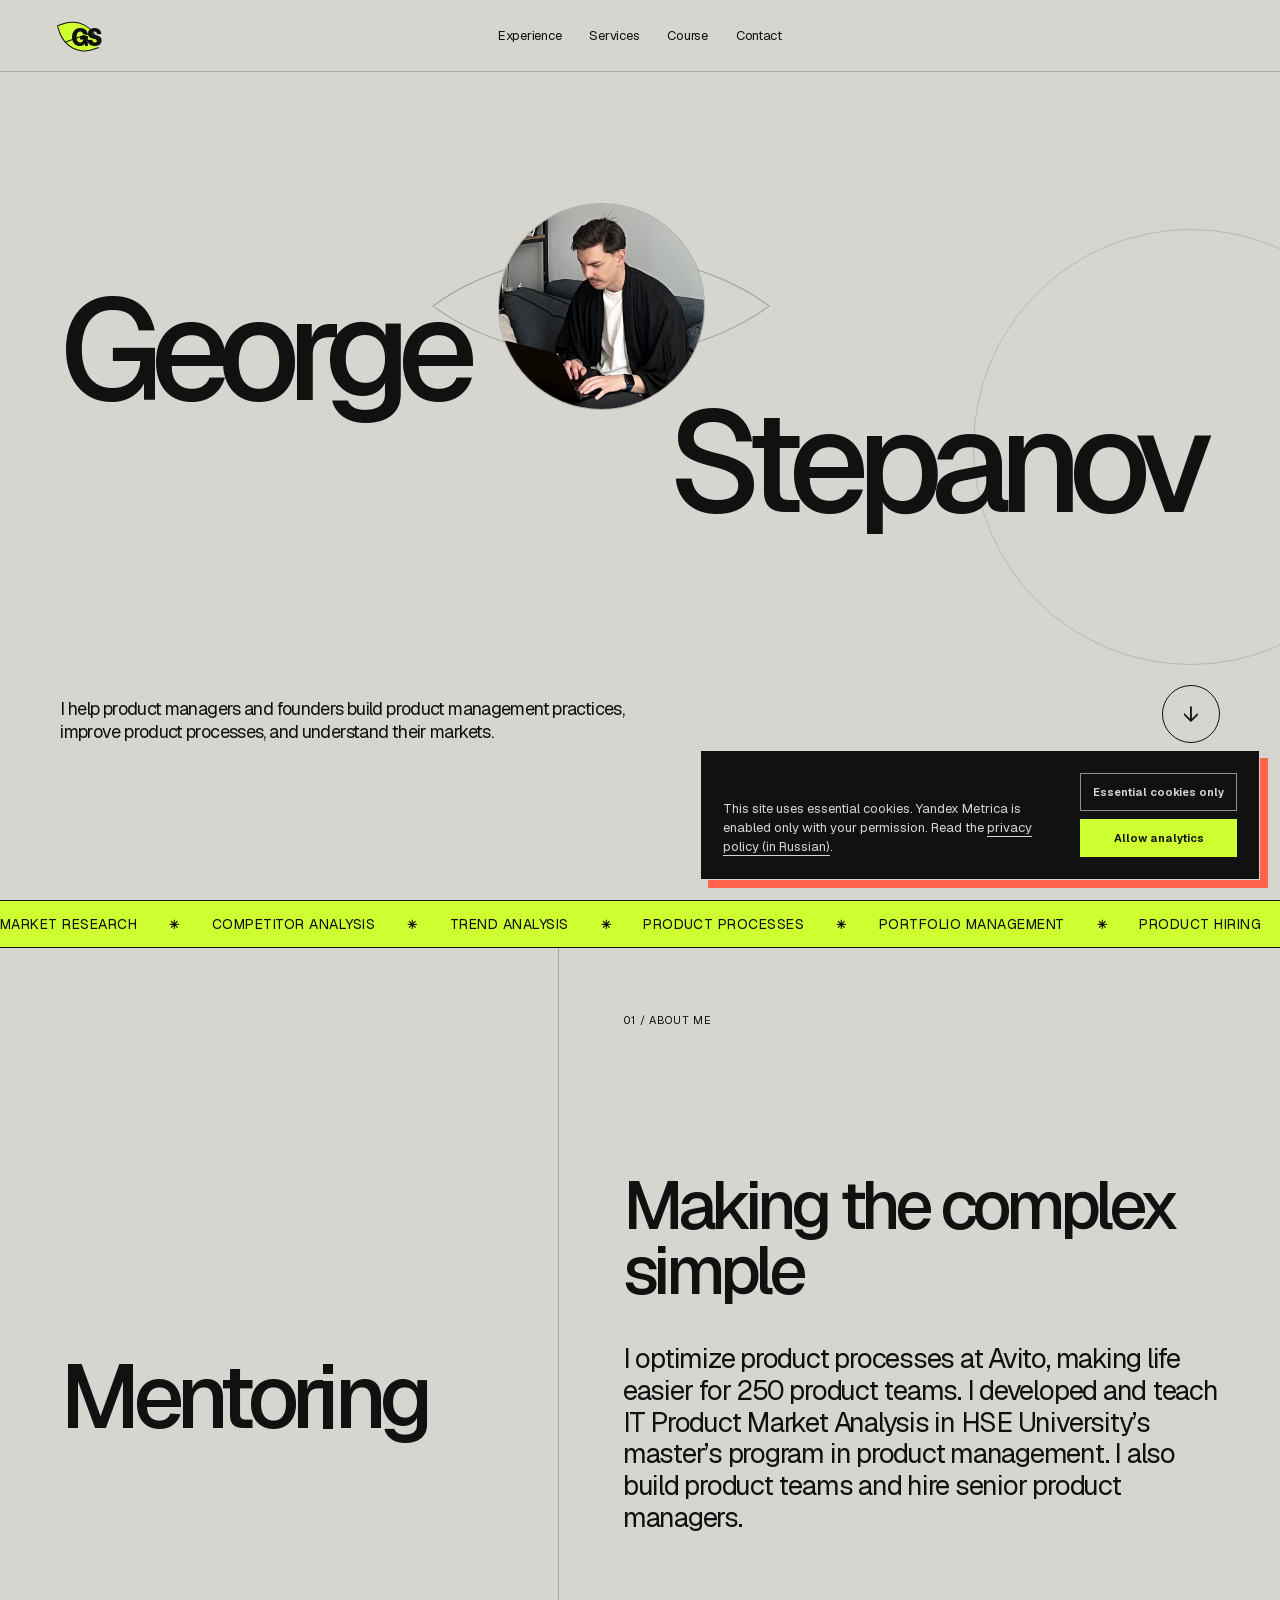
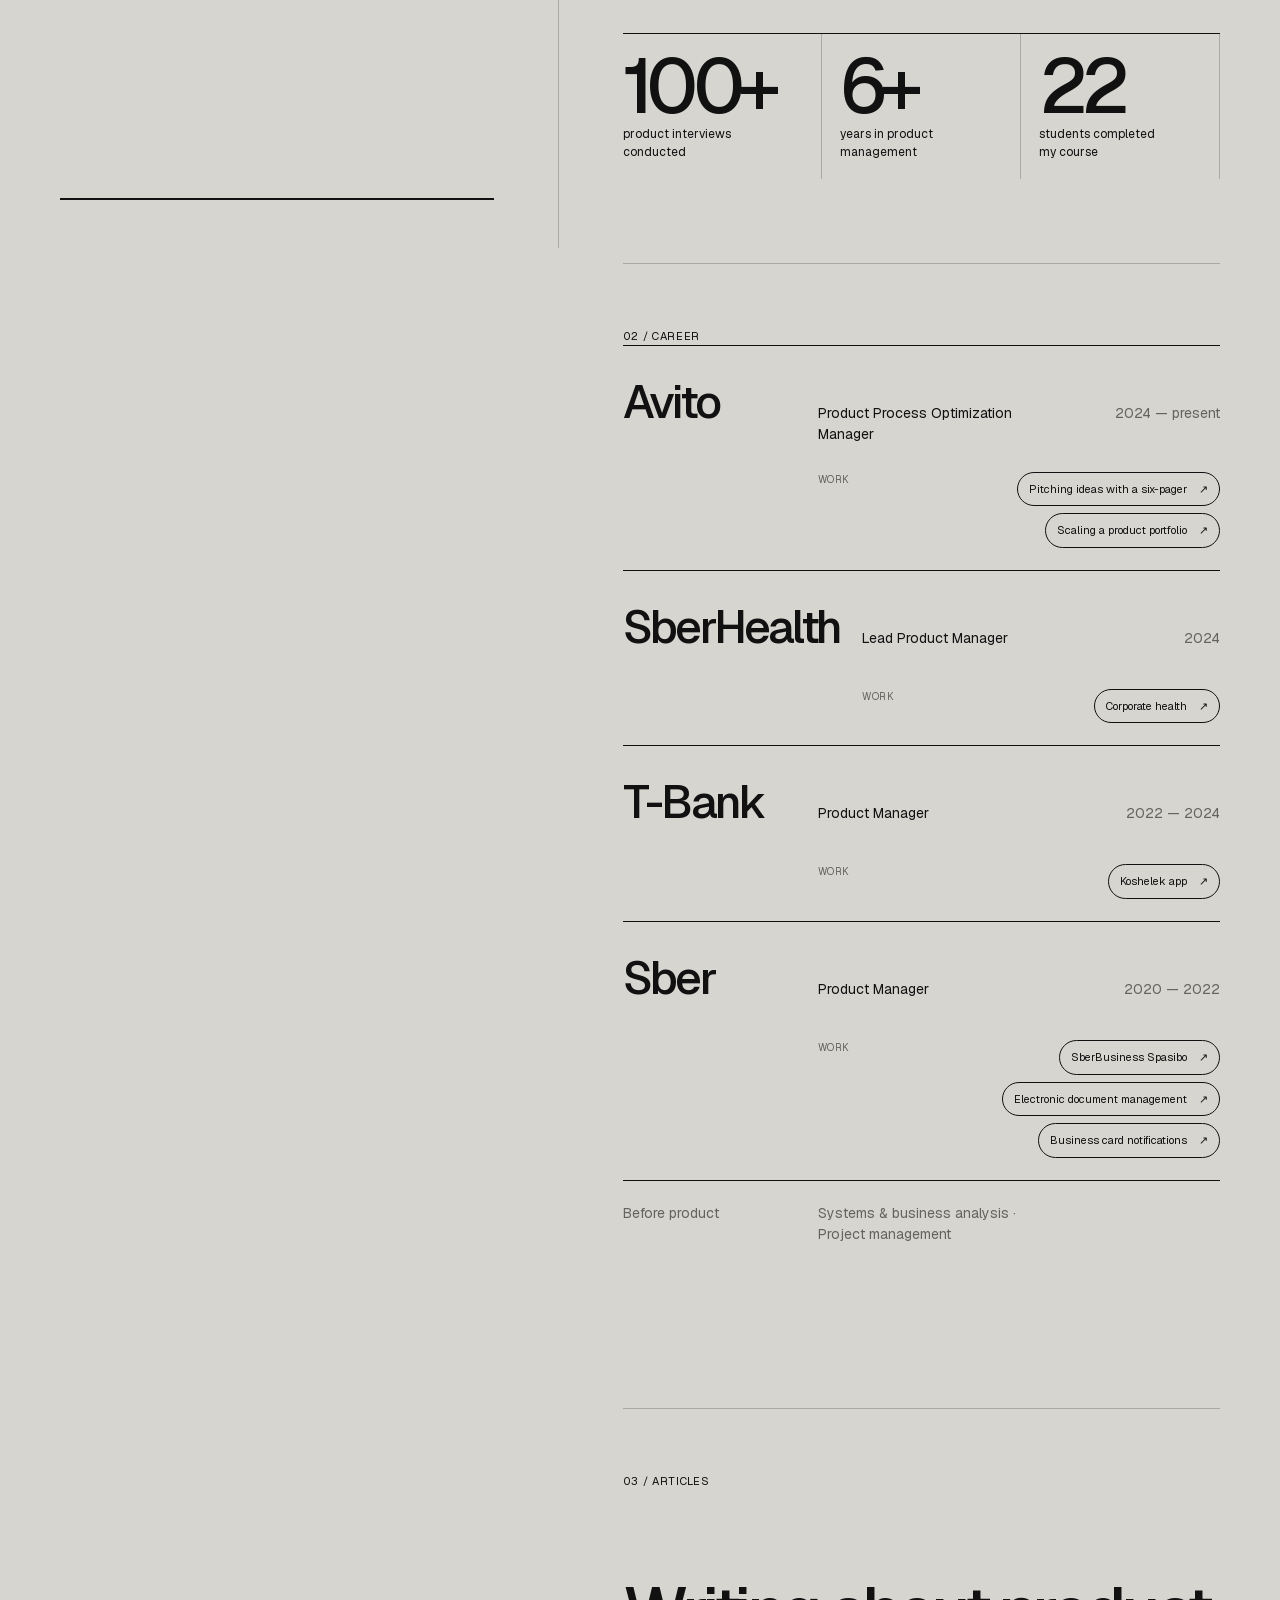
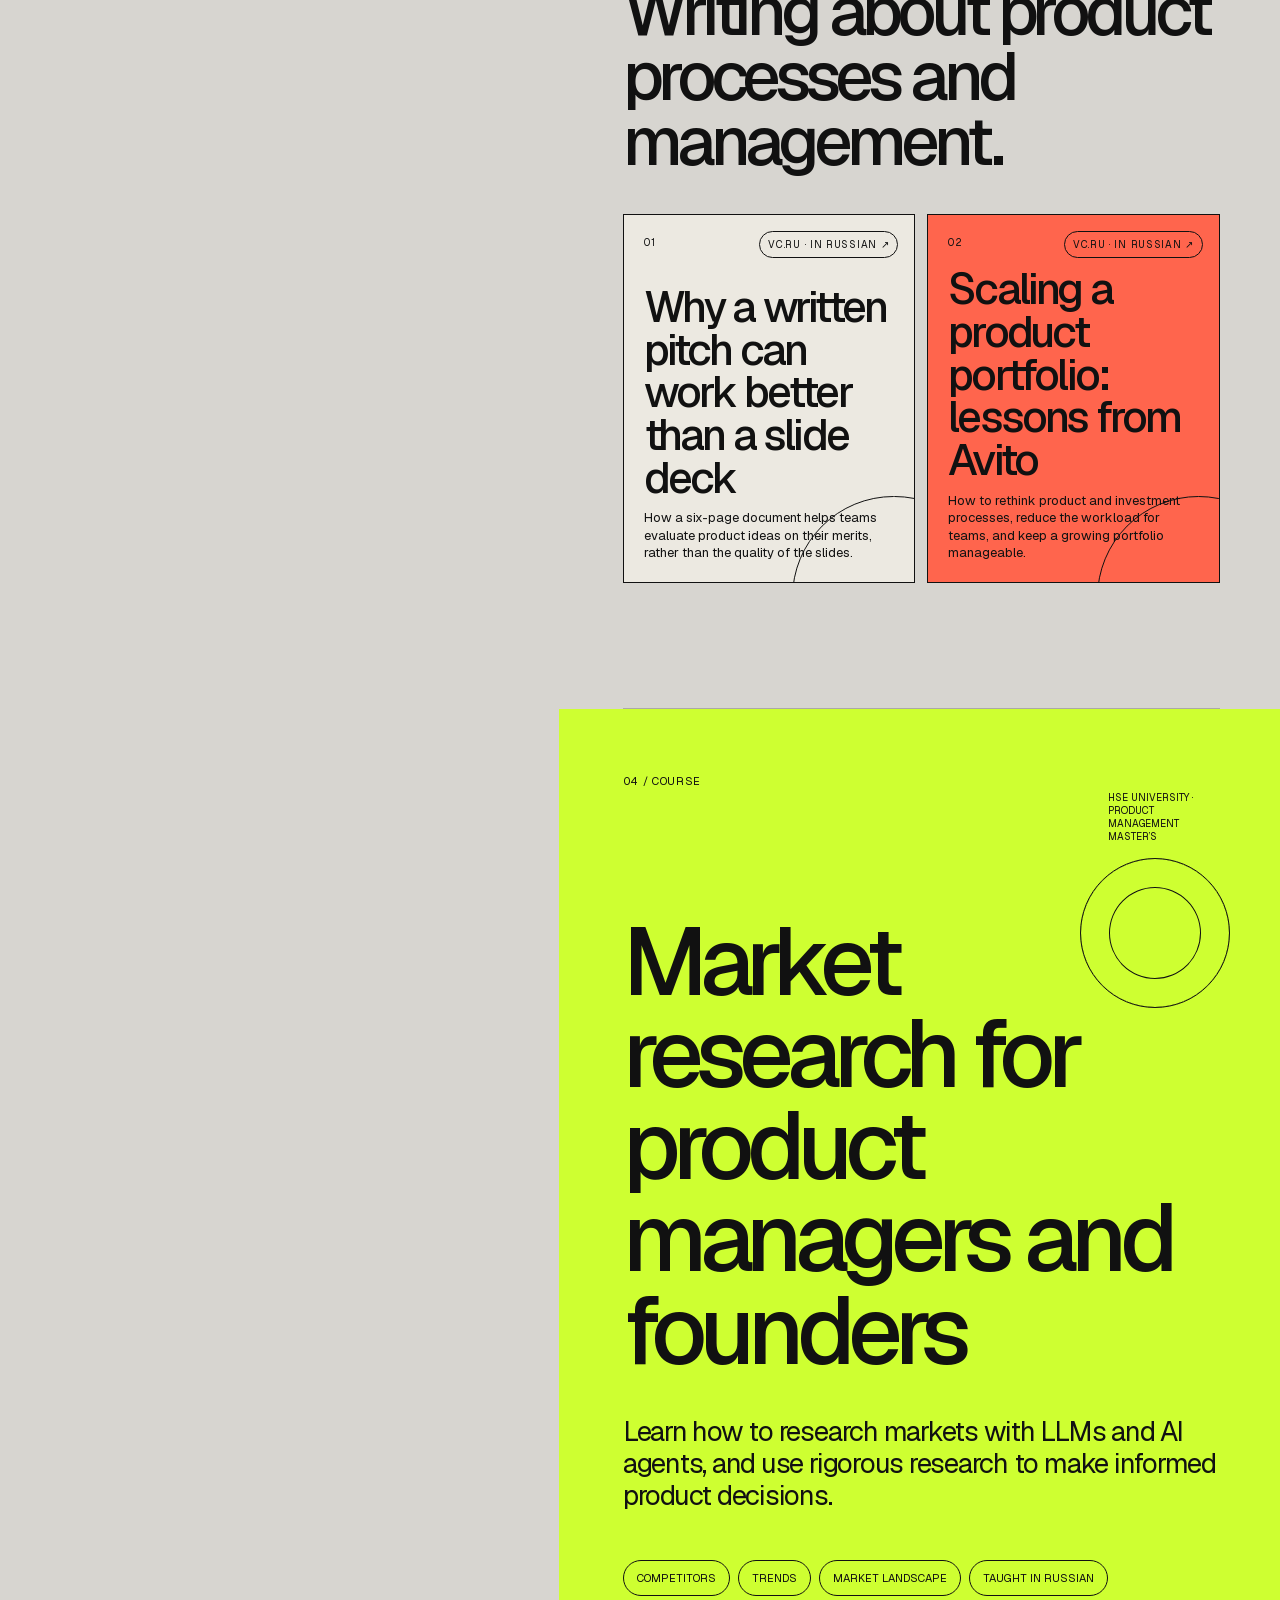
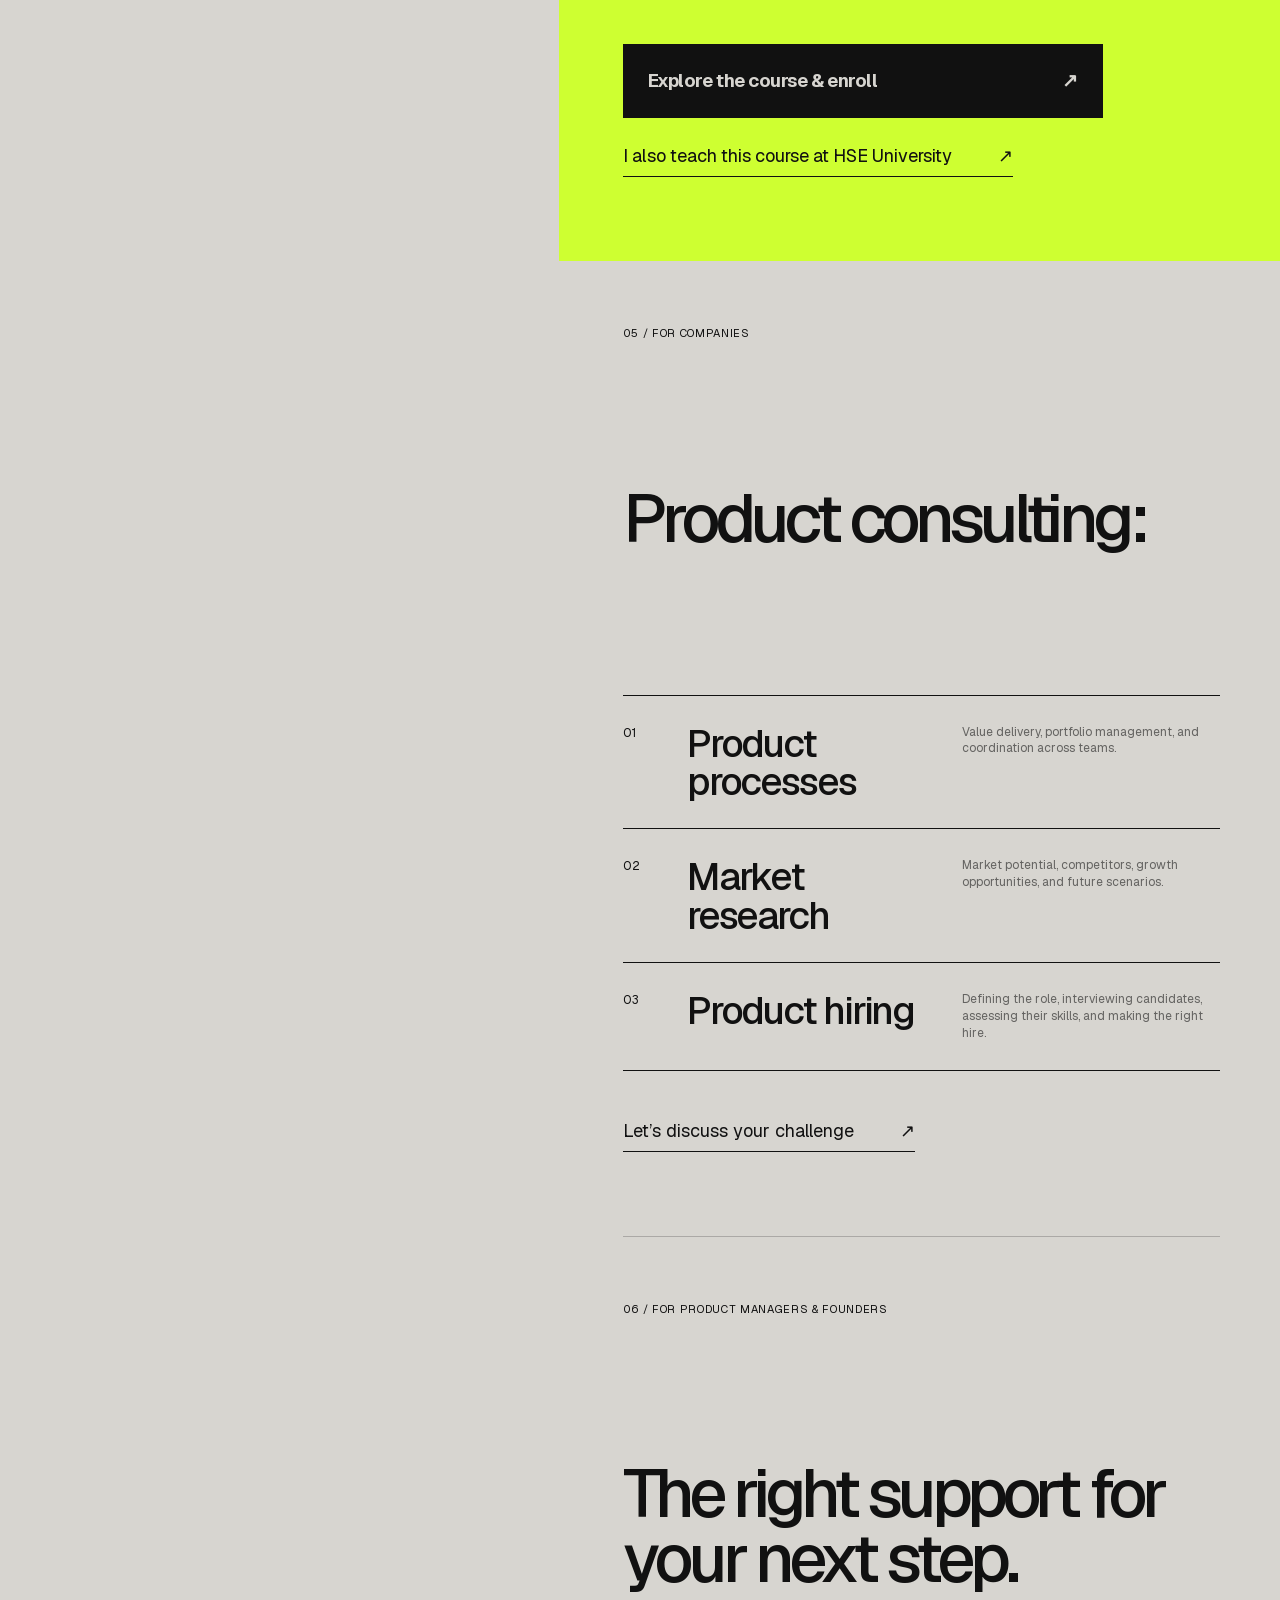
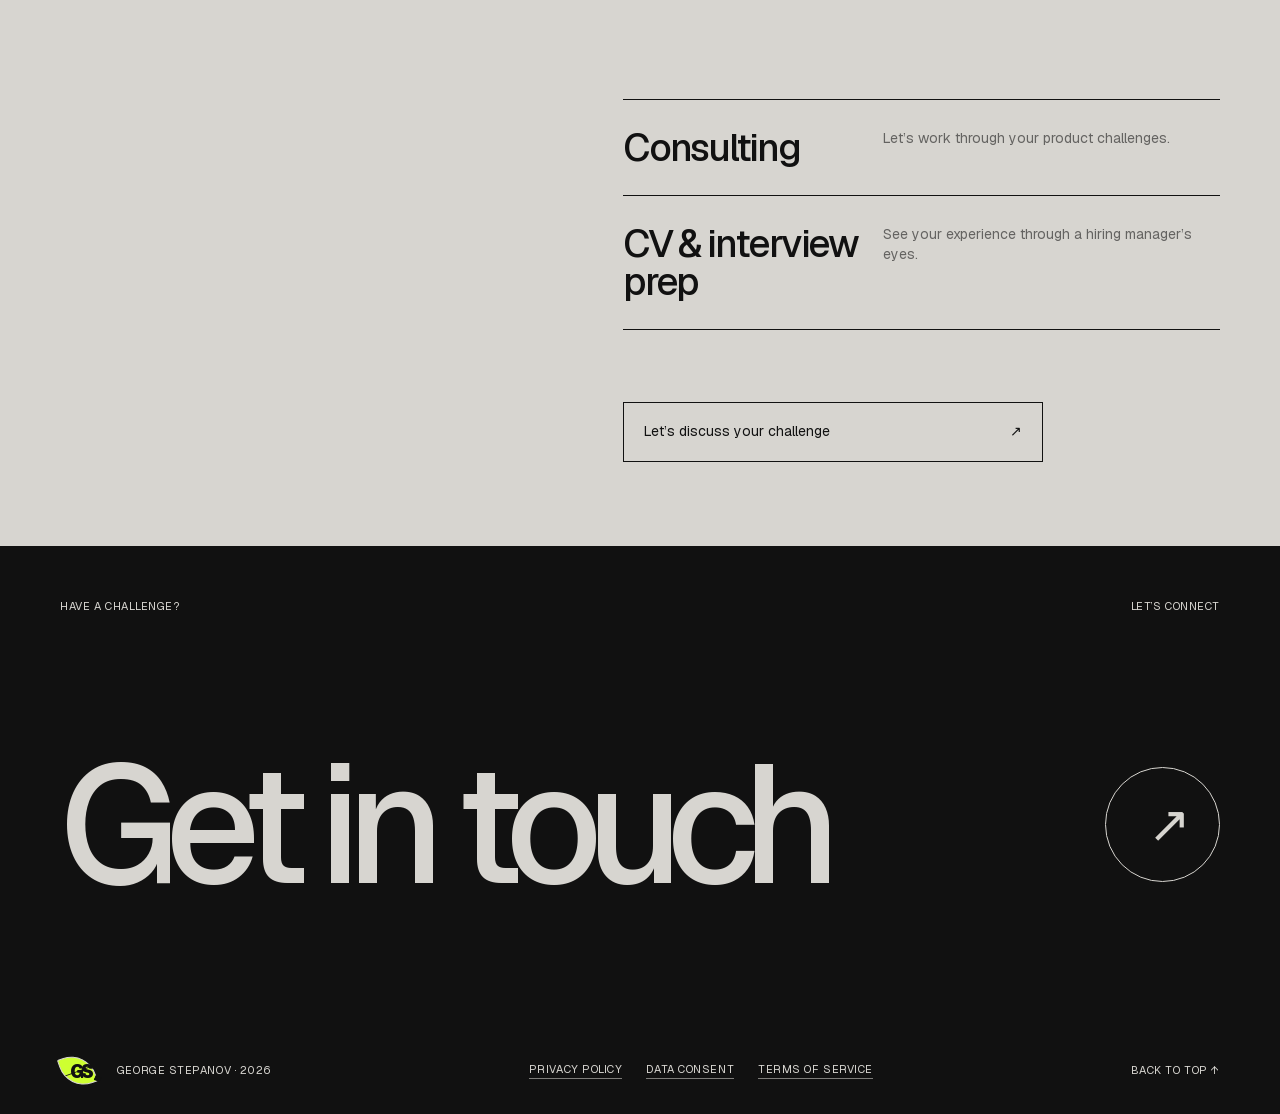
<file: index.html>
<!doctype html>
<html lang="en">
  <head>
    <meta charset="UTF-8" />
    <meta name="viewport" content="width=device-width, initial-scale=1.0" />
    <title>George Stepanov — Product Processes & Market Research</title>
    <meta
      name="description"
      content="I help product managers and founders build product management practices, improve product processes, and understand their markets."
    />
    <meta name="author" content="George Stepanov" />
    <meta
      name="google-site-verification"
      content="koOs7_6IJGOBGOI3sPyhLTdmkc9-CZeJHPxq8036OEk"
    />
    <meta
      name="robots"
      content="index,follow,max-image-preview:large,max-snippet:-1,max-video-preview:-1"
    />
    <link rel="canonical" href="https://georgestepanov.com/" />
    <link
      rel="sitemap"
      type="application/xml"
      href="https://georgestepanov.com/sitemap.xml"
    />
    <link
      rel="icon"
      type="image/png"
      sizes="512x512"
      href="/favicon.png?v=gs-leaf-1"
    />
    <link
      rel="apple-touch-icon"
      href="/apple-touch-icon.png?v=gs-leaf-1"
    />
    <meta property="og:type" content="website" />
    <meta property="og:locale" content="en_US" />
    <meta property="og:site_name" content="George Stepanov" />
    <meta
      property="og:title"
      content="George Stepanov — Product Processes & Market Research"
    />
    <meta
      property="og:description"
      content="I help product managers and founders build product management practices, improve product processes, and understand their markets."
    />
    <meta property="og:url" content="https://georgestepanov.com/" />
    <meta
      property="og:image"
      content="https://georgestepanov.com/og-george-2026.jpg"
    />
    <meta
      property="og:image:secure_url"
      content="https://georgestepanov.com/og-george-2026.jpg"
    />
    <meta property="og:image:width" content="1200" />
    <meta property="og:image:height" content="630" />
    <meta property="og:image:type" content="image/jpeg" />
    <meta
      property="og:image:alt"
      content="George Stepanov — Product Processes & Market Research"
    />
    <meta name="twitter:card" content="summary_large_image" />
    <meta
      name="twitter:title"
      content="George Stepanov — Product Processes & Market Research"
    />
    <meta
      name="twitter:description"
      content="I help product managers and founders build product management practices, improve product processes, and understand their markets."
    />
    <meta
      name="twitter:image"
      content="https://georgestepanov.com/og-george-2026.jpg"
    />
    <script type="module" crossorigin src="/assets/home-Du2Ny4eX.js"></script>
    <link rel="modulepreload" crossorigin href="/assets/globals-BYeIYCAx.js">
    <link rel="modulepreload" crossorigin href="/assets/Analytics-0KLTZd41.js">
    <link rel="modulepreload" crossorigin href="/assets/seo-Cl_pKwyt.js">
    <link rel="stylesheet" crossorigin href="/assets/globals-D3070UzS.css">
  </head>
  <body>
    <div id="root"><link rel="preload" as="image" href="/georgiy.jpg?v=laptop-close"/><main lang="en"><script type="application/ld+json">{"@context":"https://schema.org","@graph":[{"@type":"WebSite","@id":"https://georgestepanov.com/#website","url":"https://georgestepanov.com/","name":"George Stepanov","description":"I help product managers and founders build product management practices, improve product processes, and understand their markets.","inLanguage":"en","publisher":{"@id":"https://georgestepanov.com/#person"}},{"@type":"ProfilePage","@id":"https://georgestepanov.com/#profile","url":"https://georgestepanov.com/","name":"George Stepanov — Product Processes & Market Research","description":"I help product managers and founders build product management practices, improve product processes, and understand their markets.","inLanguage":"en","isPartOf":{"@id":"https://georgestepanov.com/#website"},"mainEntity":{"@id":"https://georgestepanov.com/#person"}},{"@type":"Person","@id":"https://georgestepanov.com/#person","name":"George Stepanov","url":"https://georgestepanov.com/","image":{"@type":"ImageObject","url":"https://georgestepanov.com/georgiy.jpg","width":689,"height":605},"description":"Product processes, portfolio management, and market research expert.","jobTitle":"Product Process Optimization Manager","worksFor":{"@type":"Organization","name":"Avito"},"sameAs":["https://t.me/ne_gorbis","https://vc.ru/id1985995"],"knowsAbout":["Product processes","Portfolio management","Market research","Competitor analysis","Trend analysis","Product consulting","Product manager hiring"]}]}</script><header class="site-header"><a class="wordmark" href="#top" aria-label="Back to top" data-analytics-goal="navigation_click" data-analytics-location="main_header" data-analytics-destination="top"><span class="gs-leaf-mark" aria-hidden="true"><span class="gs-leaf-mark__leaf"></span><span class="gs-leaf-mark__letters">GS</span></span></a><nav aria-label="Main navigation"><a href="#work" data-analytics-goal="navigation_click" data-analytics-location="main_header" data-analytics-destination="experience">Experience</a><a href="#services" data-analytics-goal="navigation_click" data-analytics-location="main_header" data-analytics-destination="services">Services</a><a href="/course" hrefLang="ru" data-analytics-goal="course_open" data-analytics-location="main_header">Course</a><a href="https://t.me/ne_gorbis" target="_blank" rel="noreferrer" data-analytics-goal="telegram_click" data-analytics-location="main_header">Contact</a></nav></header><section class="hero" id="top" aria-labelledby="hero-title"><div class="portrait-wrap" aria-hidden="true"><div class="portrait-orbit"></div><img src="/georgiy.jpg?v=laptop-close" alt="" class="portrait"/></div><h1 id="hero-title">George<span>Stepanov</span></h1><div class="hero-bottom"><p>I help product managers and founders build product management practices,<br/> improve product processes, and understand their markets.</p><a class="round-link" href="#work" aria-label="Explore my experience" data-analytics-goal="navigation_click" data-analytics-location="hero" data-analytics-destination="experience">↓</a></div></section><div class="ticker" aria-hidden="true"><div class="ticker-track"><span>Market research<!-- --> <b>✳</b></span><span>Competitor analysis<!-- --> <b>✳</b></span><span>Trend analysis<!-- --> <b>✳</b></span><span>Product processes<!-- --> <b>✳</b></span><span>Portfolio management<!-- --> <b>✳</b></span><span>Product hiring<!-- --> <b>✳</b></span><span>Product consulting<!-- --> <b>✳</b></span><span>Market research<!-- --> <b>✳</b></span><span>Competitor analysis<!-- --> <b>✳</b></span><span>Trend analysis<!-- --> <b>✳</b></span><span>Product processes<!-- --> <b>✳</b></span><span>Portfolio management<!-- --> <b>✳</b></span><span>Product hiring<!-- --> <b>✳</b></span><span>Product consulting<!-- --> <b>✳</b></span></div></div><section class="story" id="work"><div class="story-sticky" aria-hidden="true"><div class="stage-words"><span class="active">About me</span><span class="">Career</span><span class="">Articles</span><span class="">Course</span><span class="">Companies</span><span class="">Mentoring</span></div><div class="stage-progress"><span style="width:16.666666666666664%"></span></div></div><div class="story-content"><article class="story-block about-block" data-stage="0"><p class="section-number">01 / ABOUT ME</p><h2>Making the complex simple</h2><p class="lead">I optimize product processes at Avito, making life easier for 250 product teams. I developed and teach IT Product Market Analysis in HSE University’s master’s program in product management. I also build product teams and hire senior product managers.</p><div class="stats" aria-label="Key facts"><div><strong>100+</strong><span>product interviews conducted</span></div><div><strong>6+</strong><span>years in product management</span></div><div><strong>22</strong><span>students completed my course</span></div></div></article><article class="story-block career-block" data-stage="1"><p class="section-number">02 / CAREER</p><div class="career-list"><div class="career-row"><span class="career-company">Avito</span><span>Product Process Optimization Manager</span><span>2024 — present</span><div class="career-products"><span class="career-products-label">Work</span><div class="career-product-links"><a href="https://vc.ru/id1985995/3001491-tekstovyi-dokument-kotoryi-podhodit-dlya-zashity-luchshe-prezentacii" target="_blank" rel="noreferrer" data-analytics-goal="case_open" data-analytics-location="Avito" data-analytics-label="Pitching ideas with a six-pager">Pitching ideas with a six-pager<!-- --> <span aria-hidden="true">↗</span></a><a href="https://vc.ru/hr/2711609-masshtabirovanie-produktovogo-portfelya-avito" target="_blank" rel="noreferrer" data-analytics-goal="case_open" data-analytics-location="Avito" data-analytics-label="Scaling a product portfolio">Scaling a product portfolio<!-- --> <span aria-hidden="true">↗</span></a></div></div></div><div class="career-row"><span class="career-company">SberHealth</span><span>Lead Product Manager</span><span>2024</span><div class="career-products"><span class="career-products-label">Work</span><div class="career-product-links"><a href="https://sberhealth.ru/library/zdorove/programmy-korporativnogo-zdorovya" target="_blank" rel="noreferrer" data-analytics-goal="case_open" data-analytics-location="SberHealth" data-analytics-label="Corporate health">Corporate health<!-- --> <span aria-hidden="true">↗</span></a></div></div></div><div class="career-row"><span class="career-company">T-Bank</span><span>Product Manager</span><span>2022 — 2024</span><div class="career-products"><span class="career-products-label">Work</span><div class="career-product-links"><a href="https://koshelek.app/about" target="_blank" rel="noreferrer" data-analytics-goal="case_open" data-analytics-location="T-Bank" data-analytics-label="Koshelek app">Koshelek app<!-- --> <span aria-hidden="true">↗</span></a></div></div></div><div class="career-row"><span class="career-company">Sber</span><span>Product Manager</span><span>2020 — 2022</span><div class="career-products"><span class="career-products-label">Work</span><div class="career-product-links"><a href="https://www.sberbank.ru/ru/s_m_business/spasibo" target="_blank" rel="noreferrer" data-analytics-goal="case_open" data-analytics-location="Sber" data-analytics-label="SberBusiness Spasibo">SberBusiness Spasibo<!-- --> <span aria-hidden="true">↗</span></a><a href="https://www.sberbank.ru/ru/s_m_business/nbs/e-invoicing" target="_blank" rel="noreferrer" data-analytics-goal="case_open" data-analytics-location="Sber" data-analytics-label="Electronic document management">Electronic document management<!-- --> <span aria-hidden="true">↗</span></a><a href="https://www.sberbank.ru/help/business/sbbol/cards/notifications/100301" target="_blank" rel="noreferrer" data-analytics-goal="case_open" data-analytics-location="Sber" data-analytics-label="Business card notifications">Business card notifications<!-- --> <span aria-hidden="true">↗</span></a></div></div></div><div class="career-row career-more"><span>Before product</span><span>Systems &amp; business analysis · Project management</span></div></div></article><article class="story-block products-block" data-stage="2"><p class="section-number">03 / ARTICLES</p><h2>Writing about product processes and management.</h2><div class="product-grid"><a class="product-card card-1" href="https://vc.ru/id1985995/3001491-tekstovyi-dokument-kotoryi-podhodit-dlya-zashity-luchshe-prezentacii" target="_blank" rel="noreferrer" data-analytics-goal="article_open" data-analytics-location="articles" data-analytics-label="Why a written pitch can work better than a slide deck"><span class="card-index">0<!-- -->1</span><span class="article-source">vc.ru · In Russian ↗</span><h3>Why a written pitch can work better than a slide deck</h3><p>How a six-page document helps teams evaluate product ideas on their merits, rather than the quality of the slides.</p></a><a class="product-card card-2" href="https://vc.ru/hr/2711609-masshtabirovanie-produktovogo-portfelya-avito" target="_blank" rel="noreferrer" data-analytics-goal="article_open" data-analytics-location="articles" data-analytics-label="Scaling a product portfolio: lessons from Avito"><span class="card-index">0<!-- -->2</span><span class="article-source">vc.ru · In Russian ↗</span><h3>Scaling a product portfolio: lessons from Avito</h3><p>How to rethink product and investment processes, reduce the workload for teams, and keep a growing portfolio manageable.</p></a></div></article><article class="story-block course-block" data-stage="3"><p class="section-number">04 / COURSE</p><div class="course-badge">HSE University · Product management master’s</div><h2>Market research for product managers and founders</h2><p class="lead">Learn how to research markets with LLMs and AI agents, and use rigorous research to make informed product decisions.</p><div class="course-meta"><span>Competitors</span><span>Trends</span><span>Market landscape</span><span>Taught in Russian</span></div><a href="/course" hrefLang="ru" class="button button-dark course-cta" data-analytics-goal="course_open" data-analytics-location="main_course_section">Explore the course &amp; enroll <span>↗</span></a><a href="https://www.hse.ru/ma/productmanagement/courses/1048929655.html" class="text-link course-hse-link" target="_blank" rel="noreferrer" data-analytics-goal="hse_open" data-analytics-location="main_course_section">I also teach this course at HSE University <span>↗</span></a></article><article class="story-block service-block" id="services" data-stage="4"><p class="section-number">05 / FOR COMPANIES</p><h2>Product consulting:</h2><div class="service-list"><div class="service-row"><span>01</span><h3>Product processes</h3><p>Value delivery, portfolio management, and coordination across teams.</p></div><div class="service-row"><span>02</span><h3>Market research</h3><p>Market potential, competitors, growth opportunities, and future scenarios.</p></div><div class="service-row"><span>03</span><h3>Product hiring</h3><p>Defining the role, interviewing candidates, assessing their skills, and making the right hire.</p></div></div><a href="https://t.me/ne_gorbis" class="text-link" target="_blank" rel="noreferrer" data-analytics-goal="telegram_click" data-analytics-location="companies">Let’s discuss your challenge <span>↗</span></a></article><article class="story-block mentor-block" data-stage="5"><p class="section-number">06 / FOR PRODUCT MANAGERS &amp; FOUNDERS</p><h2>The right support for your next step.</h2><div class="mentor-options"><div class="mentor-option"><h3>Consulting</h3><p>Let’s work through your product challenges.</p></div><div class="mentor-option"><h3>CV &amp; interview prep</h3><p>See your experience through a hiring manager’s eyes.</p></div></div><a href="https://t.me/ne_gorbis" target="_blank" rel="noreferrer" class="button" data-analytics-goal="telegram_click" data-analytics-location="mentoring">Let’s discuss your challenge <span>↗</span></a></article></div></section><footer id="contact"><div class="footer-kicker"><span>Have a challenge?</span><span>Let’s connect</span></div><a class="footer-link" href="https://t.me/ne_gorbis" target="_blank" rel="noreferrer" data-analytics-goal="telegram_click" data-analytics-location="main_footer">Get in touch<span>↗</span></a><div class="footer-bottom"><span class="footer-identity"><span class="gs-leaf-mark gs-leaf-mark--inverse footer-logo" aria-hidden="true"><span class="gs-leaf-mark__leaf"></span><span class="gs-leaf-mark__letters">GS</span></span><span>George Stepanov · 2026</span></span><nav class="footer-legal" aria-label="Legal documents in Russian"><a href="/legal/privacy/" hrefLang="ru">Privacy policy</a><a href="/legal/consent/" hrefLang="ru">Data consent</a><a href="/legal/offer/" hrefLang="ru">Terms of service</a></nav><a href="#top" data-analytics-goal="navigation_click" data-analytics-location="main_footer" data-analytics-destination="top">Back to top ↑</a></div></footer></main></div>
  </body>
</html>
</file>
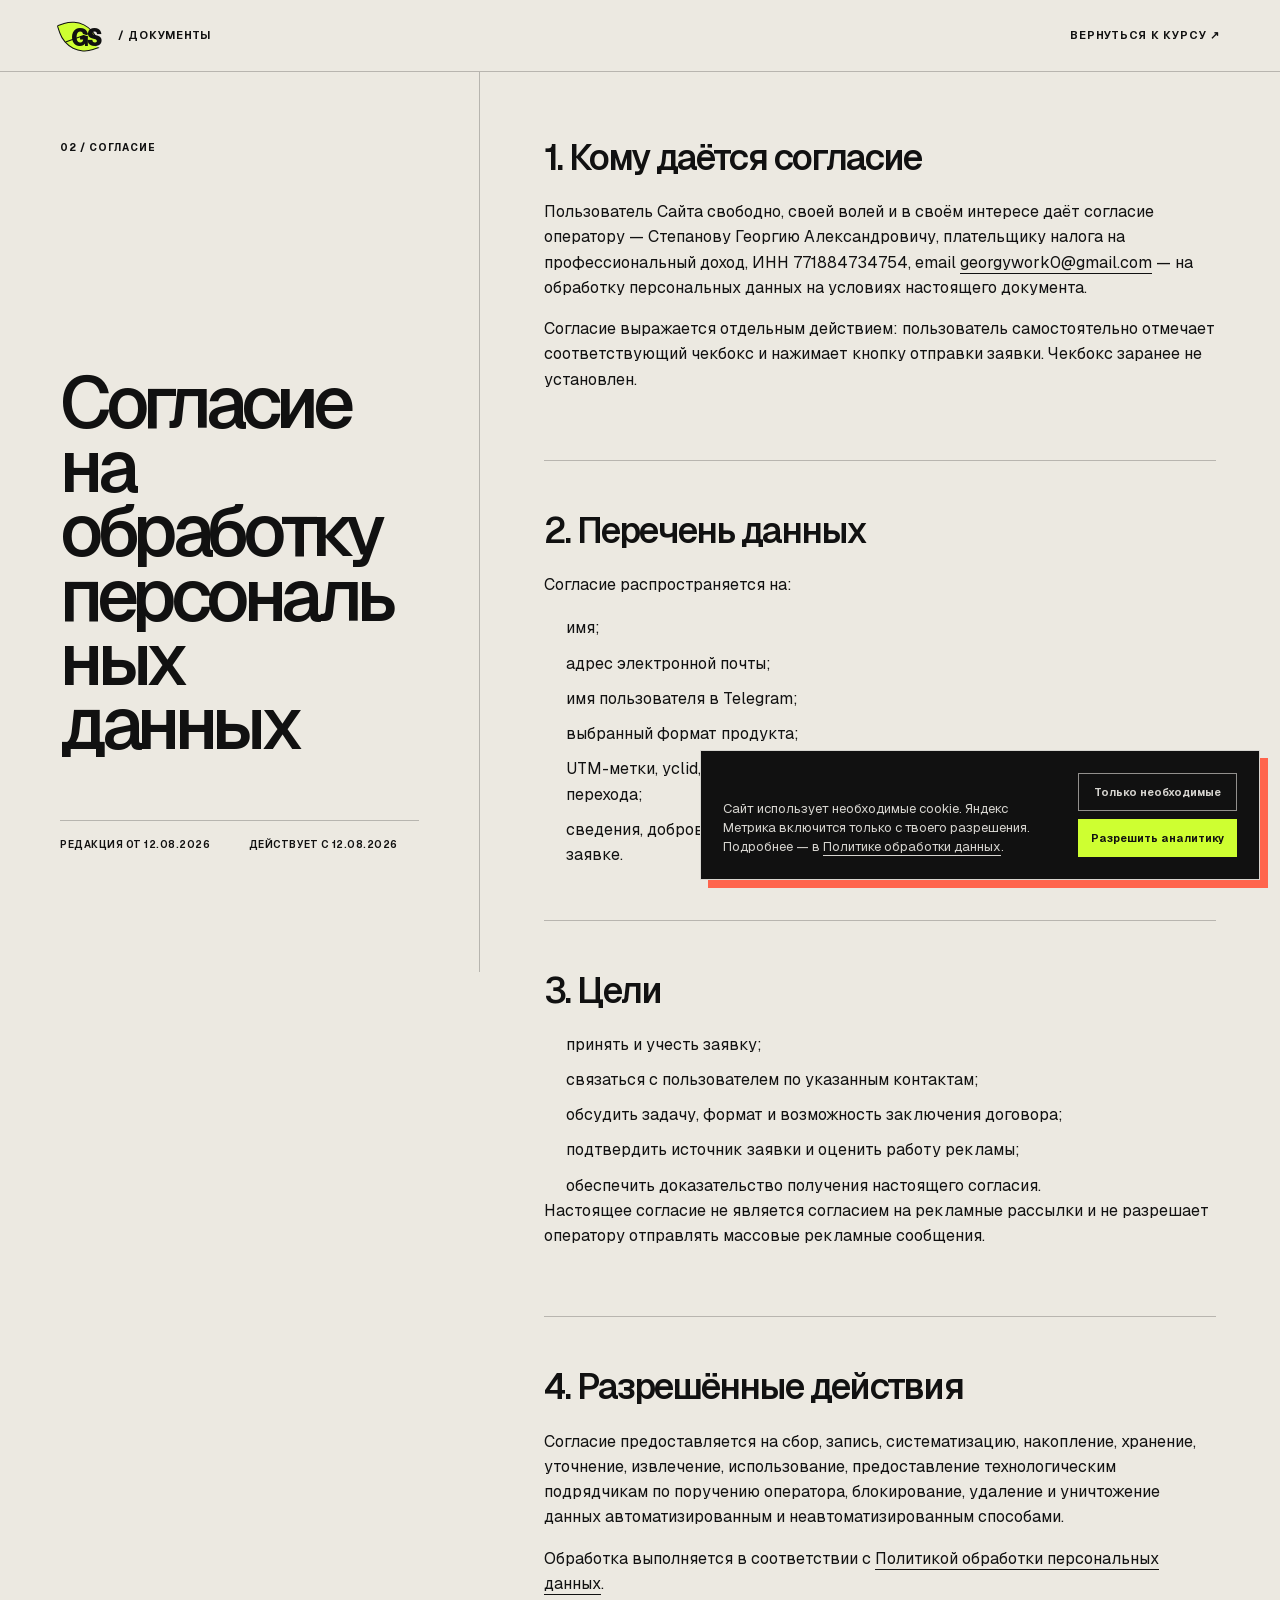
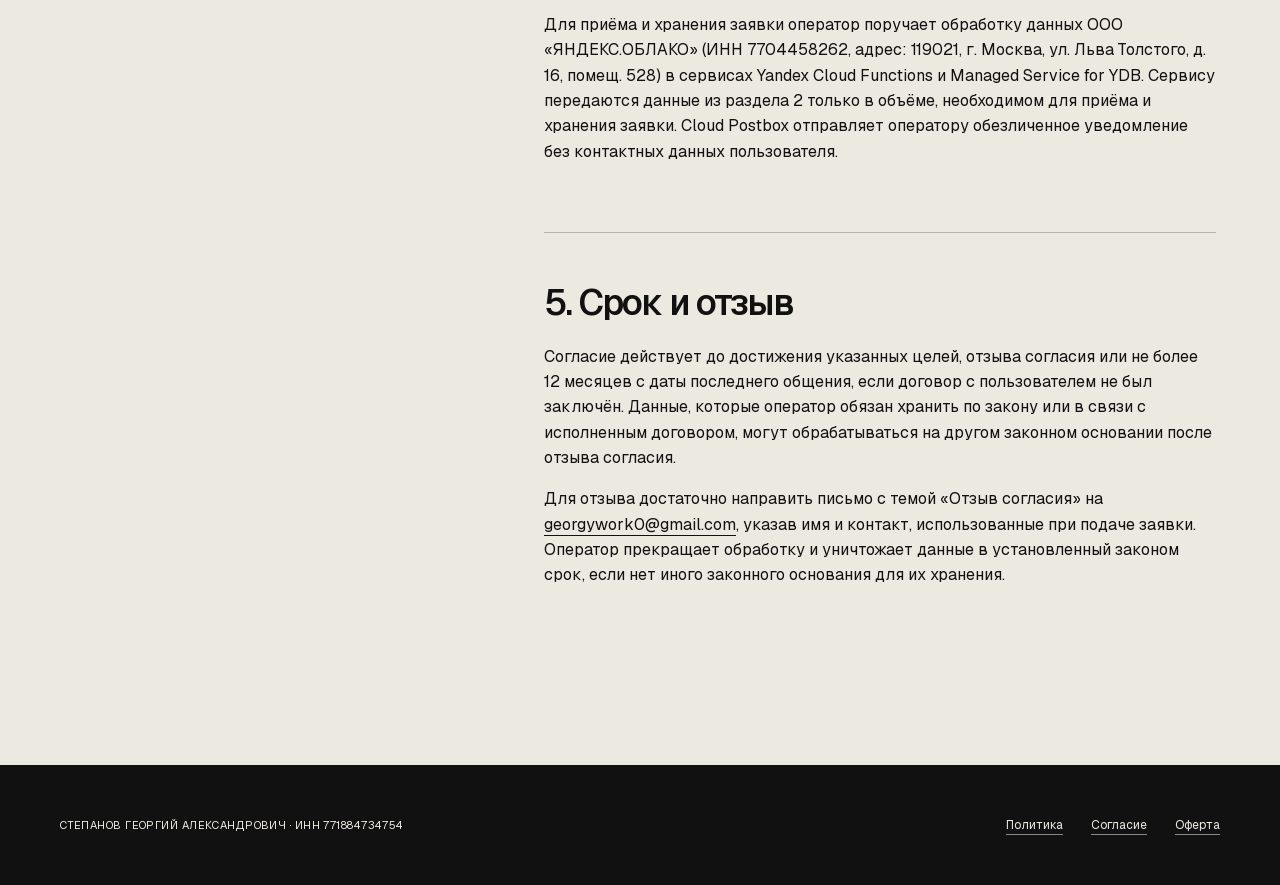
<file: legal/consent/index.html>
<!doctype html>
<html lang="ru">
  <head>
    <meta charset="UTF-8" />
    <meta name="viewport" content="width=device-width, initial-scale=1.0" />
    <title>Согласие на обработку персональных данных — Георгий Степанов</title>
    <meta name="description" content="Согласие пользователя на обработку персональных данных при отправке заявки." />
    <meta name="robots" content="index,follow" />
    <link rel="canonical" href="https://georgestepanov.com/legal/consent/" />
    <link rel="icon" type="image/png" sizes="512x512" href="/favicon.png?v=gs-leaf-1" />
    <script type="module" crossorigin src="/assets/legalConsent-B6_r-gVq.js"></script>
    <link rel="modulepreload" crossorigin href="/assets/globals-BYeIYCAx.js">
    <link rel="modulepreload" crossorigin href="/assets/LegalDocument-Bdbp-hCp.js">
    <link rel="stylesheet" crossorigin href="/assets/globals-D3070UzS.css">
    <link rel="stylesheet" crossorigin href="/assets/LegalDocument-C3jXgr2L.css">
  </head>
  <body>
    <div id="root"><main class="legal-page"><header class="legal-header"><a class="legal-brand" href="/course/" aria-label="Вернуться к курсу"><span class="gs-leaf-mark legal-brand-mark" aria-hidden="true"><span class="gs-leaf-mark__leaf"></span><span class="gs-leaf-mark__letters">GS</span></span><span>/ ДОКУМЕНТЫ</span></a><a href="/course/">Вернуться к курсу ↗</a></header><article class="legal-document"><div class="legal-title-block"><p>02 / СОГЛАСИЕ</p><h1>Согласие на обработку персональных данных</h1><div class="legal-meta"><span>Редакция от <!-- -->12.08.2026</span><span>Действует с <!-- -->12.08.2026</span></div></div><div class="legal-content"><section><h2>1. Кому даётся согласие</h2><p>Пользователь Сайта свободно, своей волей и в своём интересе даёт согласие оператору — Степанову Георгию Александровичу, плательщику налога на профессиональный доход, ИНН 771884734754, email <!-- --> <a href="mailto:georgywork0@gmail.com">georgywork0@gmail.com</a> — на обработку персональных данных на условиях настоящего документа.</p><p>Согласие выражается отдельным действием: пользователь самостоятельно отмечает соответствующий чекбокс и нажимает кнопку отправки заявки. Чекбокс заранее не установлен.</p></section><section><h2>2. Перечень данных</h2><p>Согласие распространяется на:</p><ul><li>имя;</li><li>адрес электронной почты;</li><li>имя пользователя в Telegram;</li><li>выбранный формат продукта;</li><li>UTM-метки, yclid, идентификатор Яндекс Метрики, адрес страницы и источник перехода;</li><li>сведения, добровольно сообщённые пользователем в дальнейшей переписке по заявке.</li></ul></section><section><h2>3. Цели</h2><ul><li>принять и учесть заявку;</li><li>связаться с пользователем по указанным контактам;</li><li>обсудить задачу, формат и возможность заключения договора;</li><li>подтвердить источник заявки и оценить работу рекламы;</li><li>обеспечить доказательство получения настоящего согласия.</li></ul><p>Настоящее согласие не является согласием на рекламные рассылки и не разрешает оператору отправлять массовые рекламные сообщения.</p></section><section><h2>4. Разрешённые действия</h2><p>Согласие предоставляется на сбор, запись, систематизацию, накопление, хранение, уточнение, извлечение, использование, предоставление технологическим подрядчикам по поручению оператора, блокирование, удаление и уничтожение данных автоматизированным и неавтоматизированным способами.</p><p>Обработка выполняется в соответствии с <!-- --> <a href="/legal/privacy/">Политикой обработки персональных данных</a>.</p><p>Для приёма и хранения заявки оператор поручает обработку данных ООО «ЯНДЕКС.ОБЛАКО» (ИНН 7704458262, адрес: 119021, г. Москва, ул. Льва Толстого, д. 16, помещ. 528) в сервисах Yandex Cloud Functions и Managed Service for YDB. Сервису передаются данные из раздела 2 только в объёме, необходимом для приёма и хранения заявки. Cloud Postbox отправляет оператору обезличенное уведомление без контактных данных пользователя.</p></section><section><h2>5. Срок и отзыв</h2><p>Согласие действует до достижения указанных целей, отзыва согласия или не более 12 месяцев с даты последнего общения, если договор с пользователем не был заключён. Данные, которые оператор обязан хранить по закону или в связи с исполненным договором, могут обрабатываться на другом законном основании после отзыва согласия.</p><p>Для отзыва достаточно направить письмо с темой «Отзыв согласия» на <!-- --> <a href="mailto:georgywork0@gmail.com">georgywork0@gmail.com</a>, указав имя и контакт, использованные при подаче заявки. Оператор прекращает обработку и уничтожает данные в установленный законом срок, если нет иного законного основания для их хранения.</p></section></div></article><footer class="legal-footer"><p>Степанов Георгий Александрович · ИНН 771884734754</p><nav aria-label="Юридические документы"><a href="/legal/privacy/">Политика</a><a href="/legal/consent/">Согласие</a><a href="/legal/offer/">Оферта</a></nav></footer></main></div>
  </body>
</html>
</file>
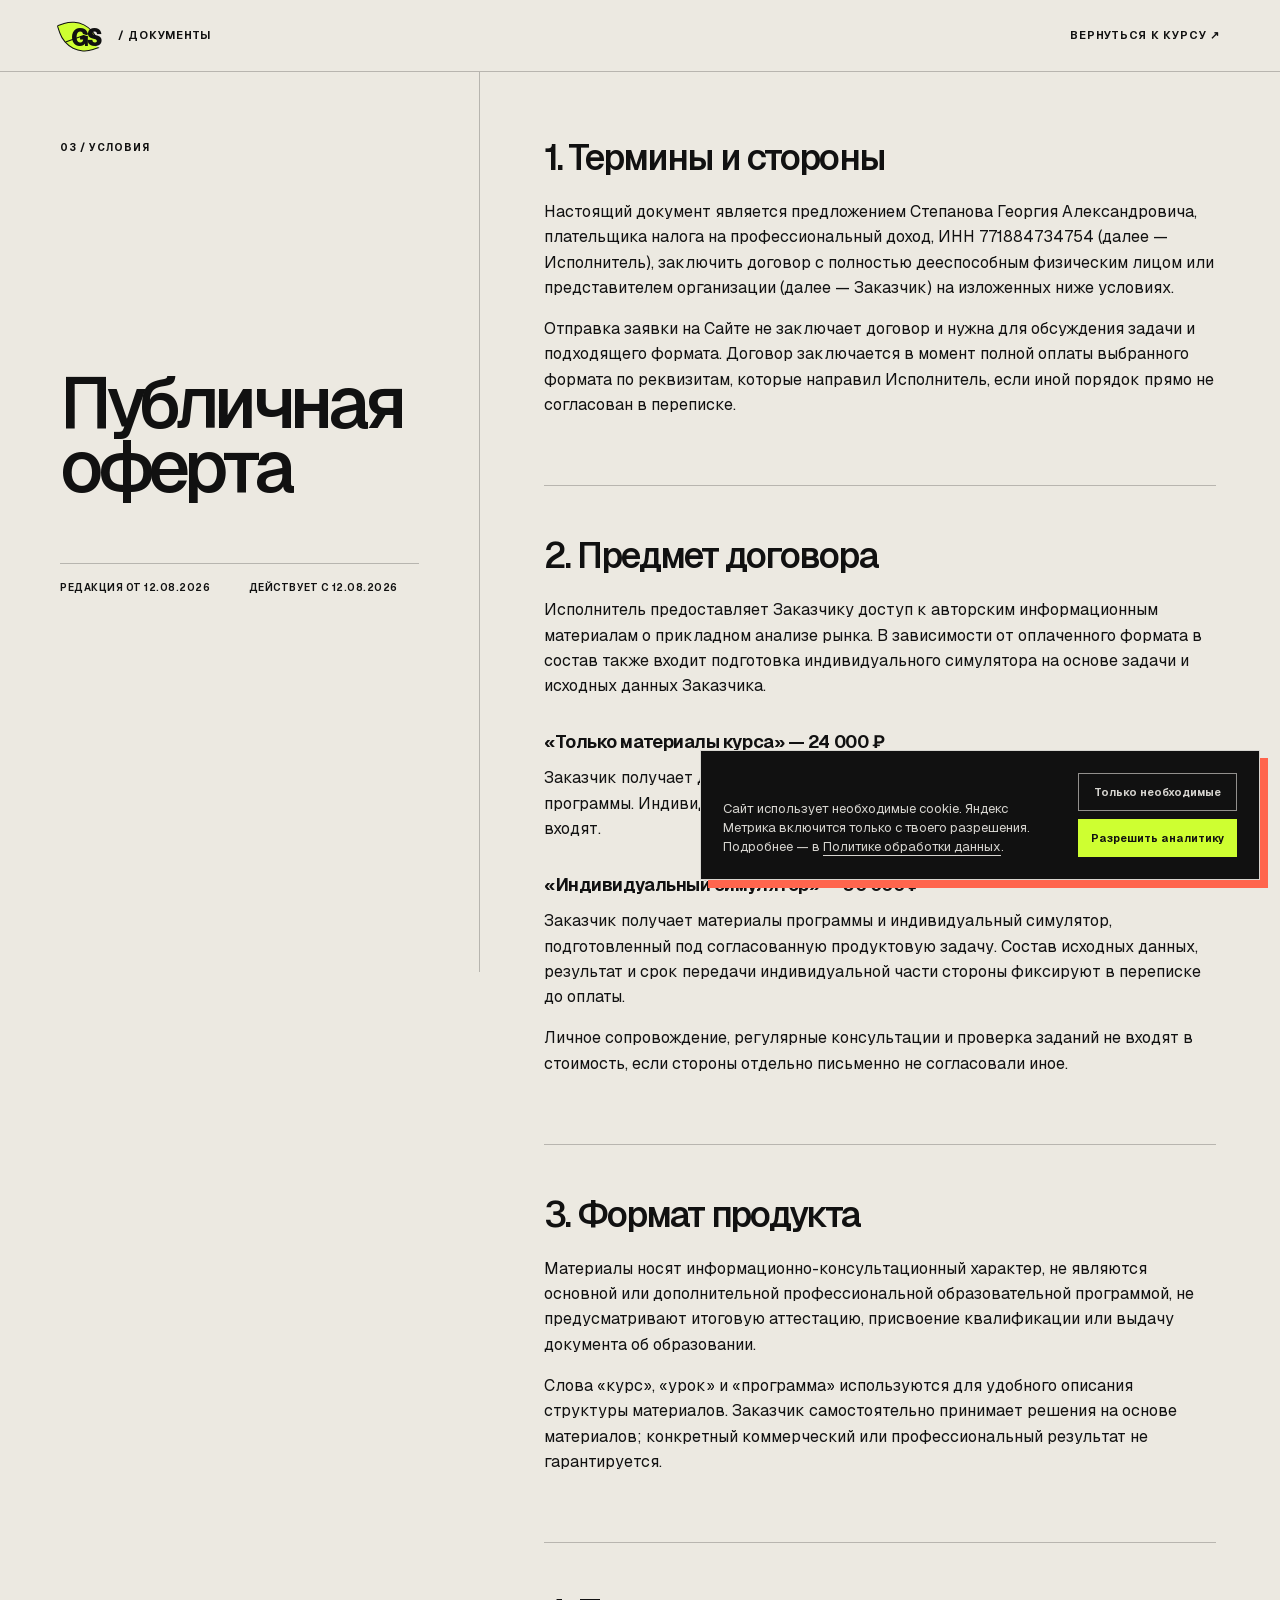
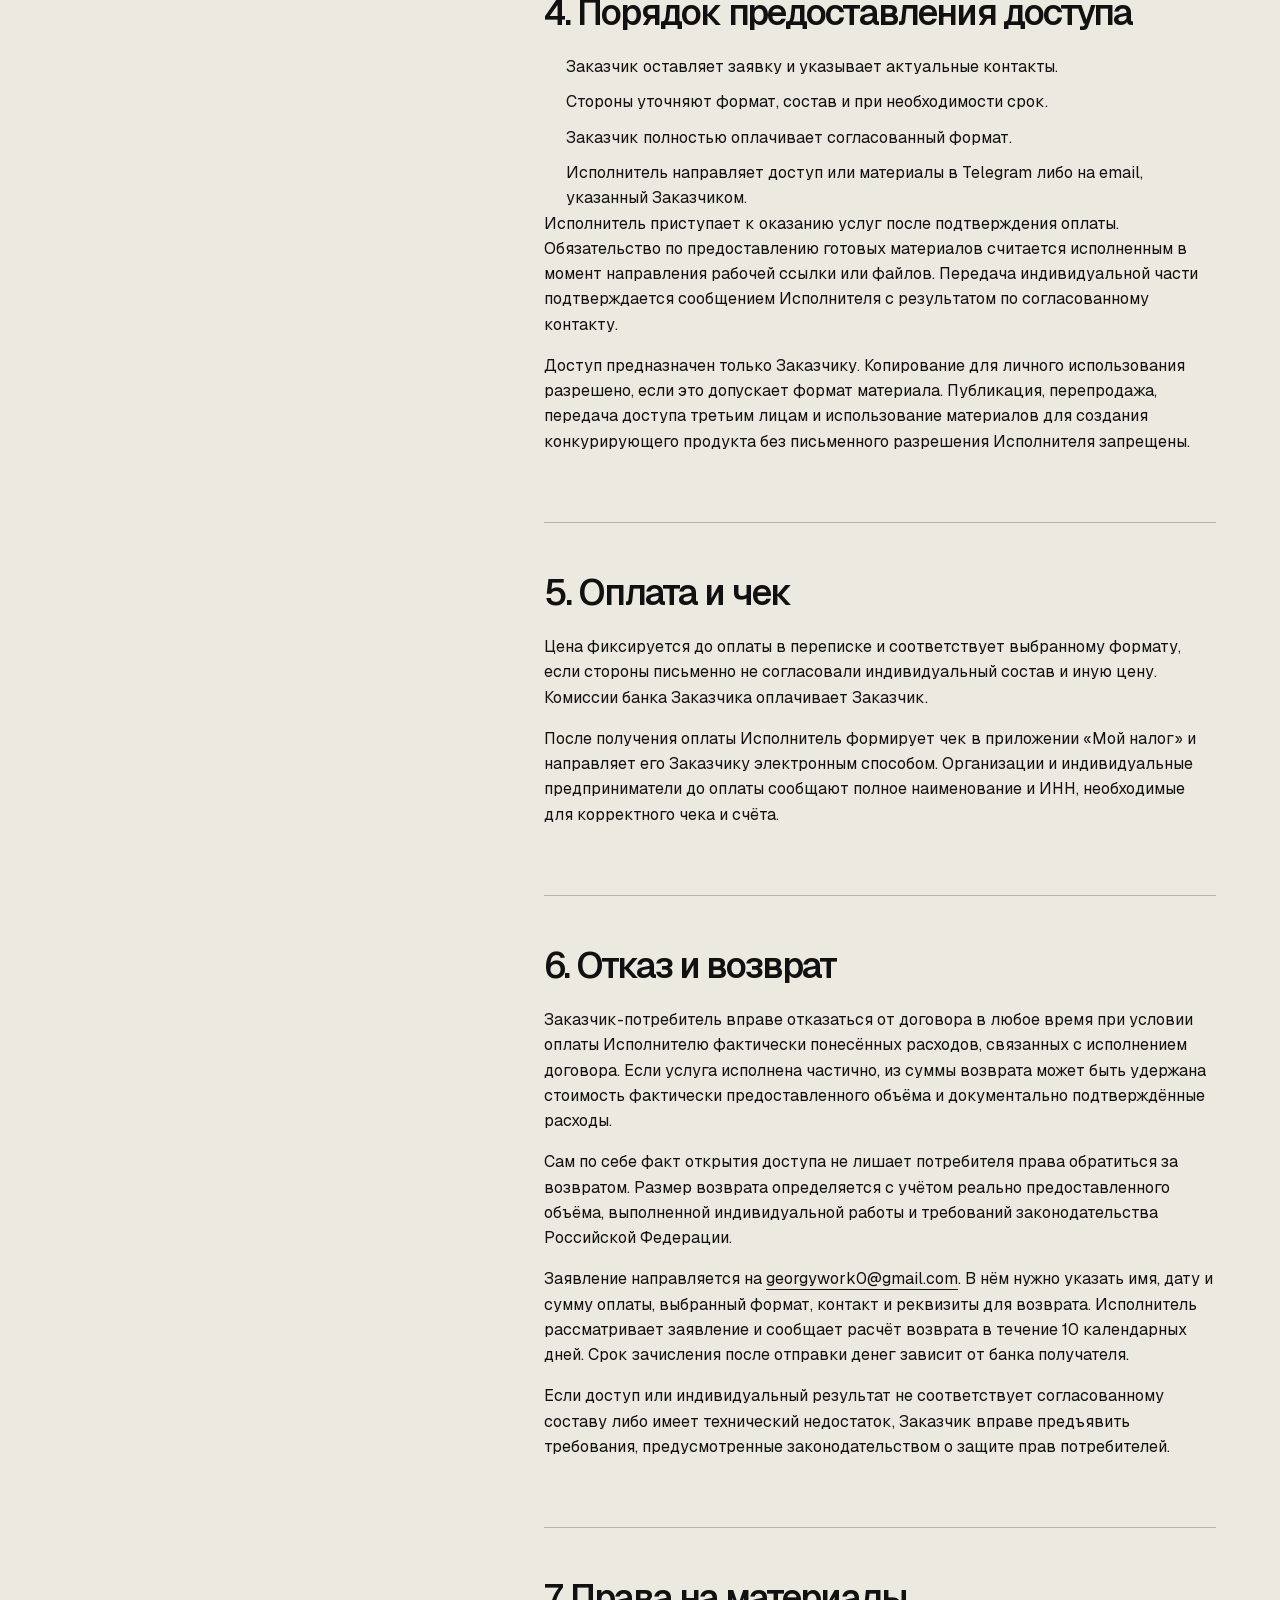
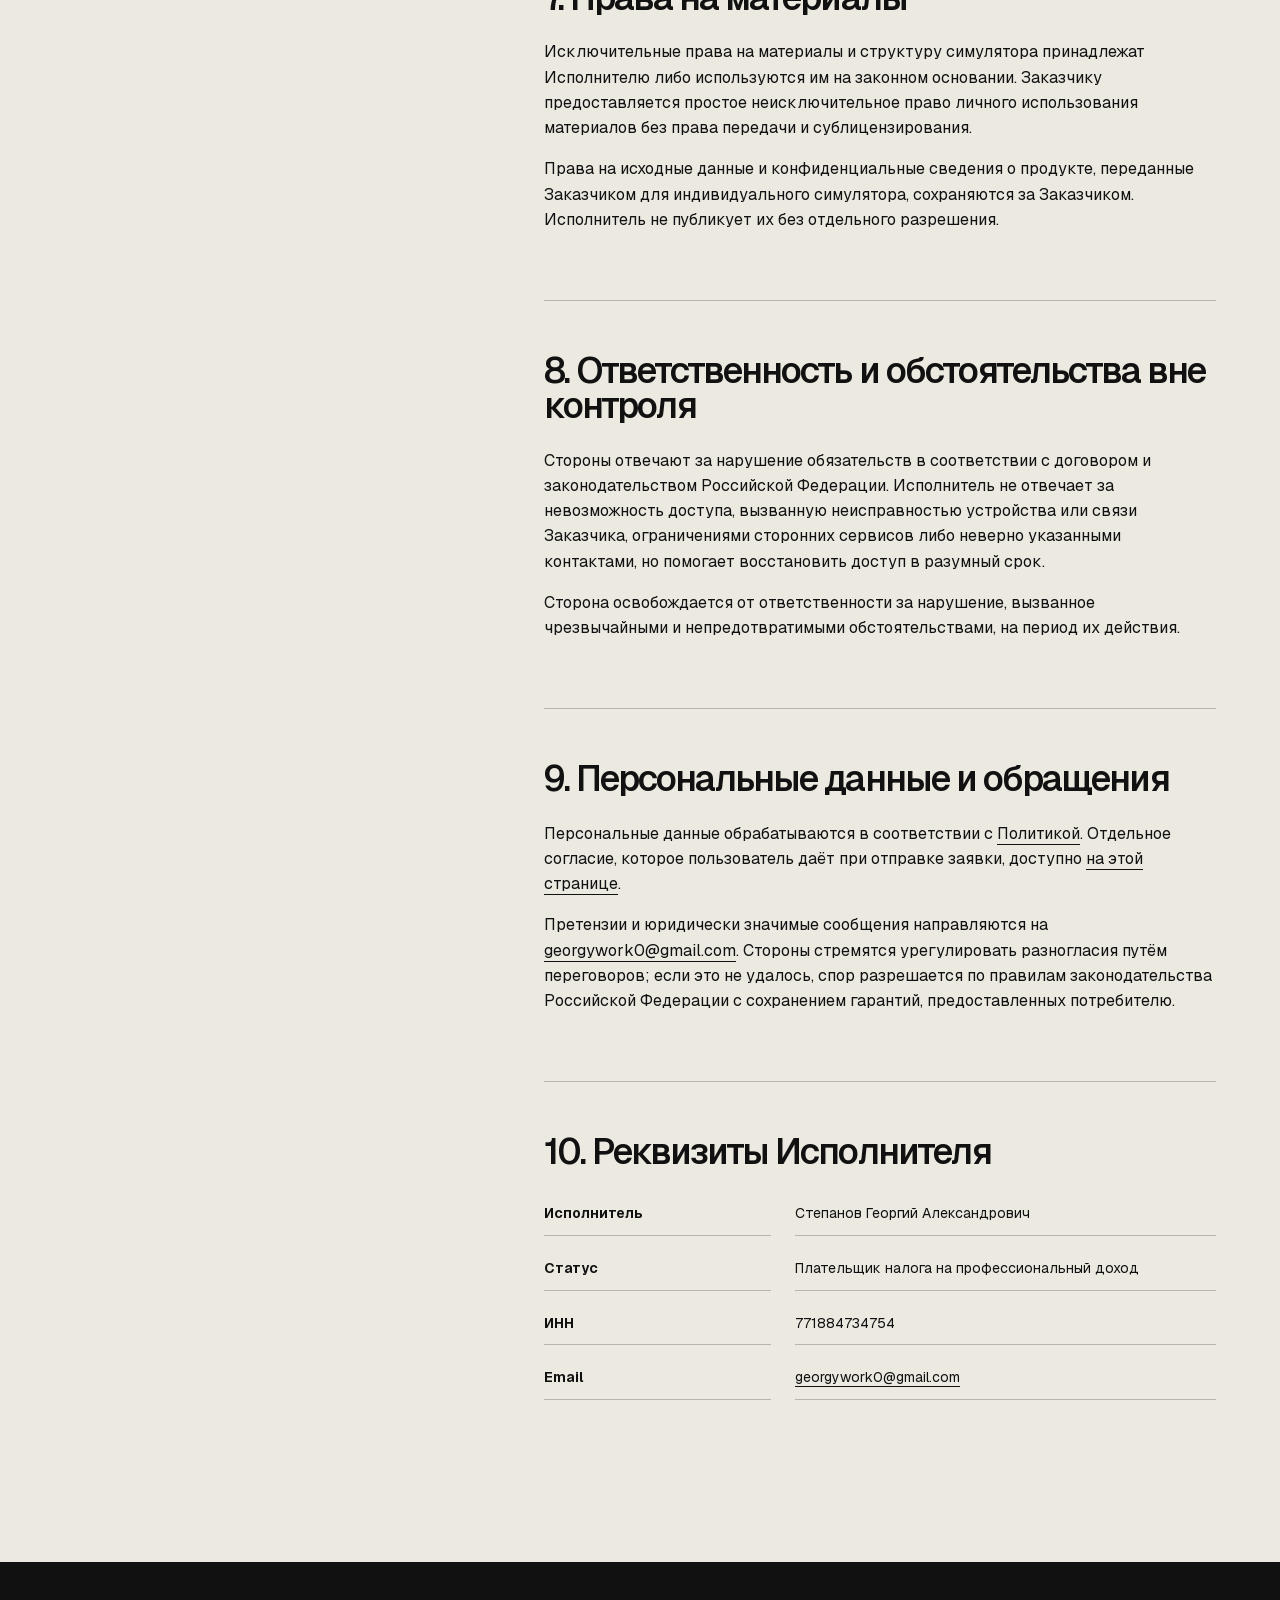
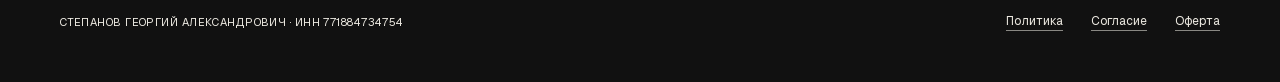
<file: legal/offer/index.html>
<!doctype html>
<html lang="ru">
  <head>
    <meta charset="UTF-8" />
    <meta name="viewport" content="width=device-width, initial-scale=1.0" />
    <title>Публичная оферта — Георгий Степанов</title>
    <meta name="description" content="Условия предоставления доступа к материалам и индивидуальному симулятору анализа рынка." />
    <meta name="robots" content="index,follow" />
    <link rel="canonical" href="https://georgestepanov.com/legal/offer/" />
    <link rel="icon" type="image/png" sizes="512x512" href="/favicon.png?v=gs-leaf-1" />
    <script type="module" crossorigin src="/assets/legalOffer-_ms3D1kd.js"></script>
    <link rel="modulepreload" crossorigin href="/assets/globals-BYeIYCAx.js">
    <link rel="modulepreload" crossorigin href="/assets/LegalDocument-Bdbp-hCp.js">
    <link rel="stylesheet" crossorigin href="/assets/globals-D3070UzS.css">
    <link rel="stylesheet" crossorigin href="/assets/LegalDocument-C3jXgr2L.css">
  </head>
  <body>
    <div id="root"><main class="legal-page"><header class="legal-header"><a class="legal-brand" href="/course/" aria-label="Вернуться к курсу"><span class="gs-leaf-mark legal-brand-mark" aria-hidden="true"><span class="gs-leaf-mark__leaf"></span><span class="gs-leaf-mark__letters">GS</span></span><span>/ ДОКУМЕНТЫ</span></a><a href="/course/">Вернуться к курсу ↗</a></header><article class="legal-document"><div class="legal-title-block"><p>03 / УСЛОВИЯ</p><h1>Публичная оферта</h1><div class="legal-meta"><span>Редакция от <!-- -->12.08.2026</span><span>Действует с <!-- -->12.08.2026</span></div></div><div class="legal-content"><section><h2>1. Термины и стороны</h2><p>Настоящий документ является предложением Степанова Георгия Александровича, плательщика налога на профессиональный доход, ИНН 771884734754 (далее — Исполнитель), заключить договор с полностью дееспособным физическим лицом или представителем организации (далее — Заказчик) на изложенных ниже условиях.</p><p>Отправка заявки на Сайте не заключает договор и нужна для обсуждения задачи и подходящего формата. Договор заключается в момент полной оплаты выбранного формата по реквизитам, которые направил Исполнитель, если иной порядок прямо не согласован в переписке.</p></section><section><h2>2. Предмет договора</h2><p>Исполнитель предоставляет Заказчику доступ к авторским информационным материалам о прикладном анализе рынка. В зависимости от оплаченного формата в состав также входит подготовка индивидуального симулятора на основе задачи и исходных данных Заказчика.</p><h3>«Только материалы курса» — 24 000 ₽</h3><p>Заказчик получает доступ к готовым текстовым, видео- и иным материалам программы. Индивидуальный симулятор и личное сопровождение в этот формат не входят.</p><h3>«Индивидуальный симулятор» — 50 000 ₽</h3><p>Заказчик получает материалы программы и индивидуальный симулятор, подготовленный под согласованную продуктовую задачу. Состав исходных данных, результат и срок передачи индивидуальной части стороны фиксируют в переписке до оплаты.</p><p>Личное сопровождение, регулярные консультации и проверка заданий не входят в стоимость, если стороны отдельно письменно не согласовали иное.</p></section><section><h2>3. Формат продукта</h2><p>Материалы носят информационно-консультационный характер, не являются основной или дополнительной профессиональной образовательной программой, не предусматривают итоговую аттестацию, присвоение квалификации или выдачу документа об образовании.</p><p>Слова «курс», «урок» и «программа» используются для удобного описания структуры материалов. Заказчик самостоятельно принимает решения на основе материалов; конкретный коммерческий или профессиональный результат не гарантируется.</p></section><section><h2>4. Порядок предоставления доступа</h2><ol><li>Заказчик оставляет заявку и указывает актуальные контакты.</li><li>Стороны уточняют формат, состав и при необходимости срок.</li><li>Заказчик полностью оплачивает согласованный формат.</li><li>Исполнитель направляет доступ или материалы в Telegram либо на email, указанный Заказчиком.</li></ol><p>Исполнитель приступает к оказанию услуг после подтверждения оплаты. Обязательство по предоставлению готовых материалов считается исполненным в момент направления рабочей ссылки или файлов. Передача индивидуальной части подтверждается сообщением Исполнителя с результатом по согласованному контакту.</p><p>Доступ предназначен только Заказчику. Копирование для личного использования разрешено, если это допускает формат материала. Публикация, перепродажа, передача доступа третьим лицам и использование материалов для создания конкурирующего продукта без письменного разрешения Исполнителя запрещены.</p></section><section><h2>5. Оплата и чек</h2><p>Цена фиксируется до оплаты в переписке и соответствует выбранному формату, если стороны письменно не согласовали индивидуальный состав и иную цену. Комиссии банка Заказчика оплачивает Заказчик.</p><p>После получения оплаты Исполнитель формирует чек в приложении «Мой налог» и направляет его Заказчику электронным способом. Организации и индивидуальные предприниматели до оплаты сообщают полное наименование и ИНН, необходимые для корректного чека и счёта.</p></section><section><h2>6. Отказ и возврат</h2><p>Заказчик-потребитель вправе отказаться от договора в любое время при условии оплаты Исполнителю фактически понесённых расходов, связанных с исполнением договора. Если услуга исполнена частично, из суммы возврата может быть удержана стоимость фактически предоставленного объёма и документально подтверждённые расходы.</p><p>Сам по себе факт открытия доступа не лишает потребителя права обратиться за возвратом. Размер возврата определяется с учётом реально предоставленного объёма, выполненной индивидуальной работы и требований законодательства Российской Федерации.</p><p>Заявление направляется на <!-- --> <a href="mailto:georgywork0@gmail.com">georgywork0@gmail.com</a>. В нём нужно указать имя, дату и сумму оплаты, выбранный формат, контакт и реквизиты для возврата. Исполнитель рассматривает заявление и сообщает расчёт возврата в течение 10 календарных дней. Срок зачисления после отправки денег зависит от банка получателя.</p><p>Если доступ или индивидуальный результат не соответствует согласованному составу либо имеет технический недостаток, Заказчик вправе предъявить требования, предусмотренные законодательством о защите прав потребителей.</p></section><section><h2>7. Права на материалы</h2><p>Исключительные права на материалы и структуру симулятора принадлежат Исполнителю либо используются им на законном основании. Заказчику предоставляется простое неисключительное право личного использования материалов без права передачи и сублицензирования.</p><p>Права на исходные данные и конфиденциальные сведения о продукте, переданные Заказчиком для индивидуального симулятора, сохраняются за Заказчиком. Исполнитель не публикует их без отдельного разрешения.</p></section><section><h2>8. Ответственность и обстоятельства вне контроля</h2><p>Стороны отвечают за нарушение обязательств в соответствии с договором и законодательством Российской Федерации. Исполнитель не отвечает за невозможность доступа, вызванную неисправностью устройства или связи Заказчика, ограничениями сторонних сервисов либо неверно указанными контактами, но помогает восстановить доступ в разумный срок.</p><p>Сторона освобождается от ответственности за нарушение, вызванное чрезвычайными и непредотвратимыми обстоятельствами, на период их действия.</p></section><section><h2>9. Персональные данные и обращения</h2><p>Персональные данные обрабатываются в соответствии с <!-- --> <a href="/legal/privacy/">Политикой</a>. Отдельное согласие, которое пользователь даёт при отправке заявки, доступно <!-- --> <a href="/legal/consent/">на этой странице</a>.</p><p>Претензии и юридически значимые сообщения направляются на <!-- --> <a href="mailto:georgywork0@gmail.com">georgywork0@gmail.com</a>. Стороны стремятся урегулировать разногласия путём переговоров; если это не удалось, спор разрешается по правилам законодательства Российской Федерации с сохранением гарантий, предоставленных потребителю.</p></section><section><h2>10. Реквизиты Исполнителя</h2><dl class="legal-requisites"><dt>Исполнитель</dt><dd>Степанов Георгий Александрович</dd><dt>Статус</dt><dd>Плательщик налога на профессиональный доход</dd><dt>ИНН</dt><dd>771884734754</dd><dt>Email</dt><dd><a href="mailto:georgywork0@gmail.com">georgywork0@gmail.com</a></dd></dl></section></div></article><footer class="legal-footer"><p>Степанов Георгий Александрович · ИНН 771884734754</p><nav aria-label="Юридические документы"><a href="/legal/privacy/">Политика</a><a href="/legal/consent/">Согласие</a><a href="/legal/offer/">Оферта</a></nav></footer></main></div>
  </body>
</html>
</file>
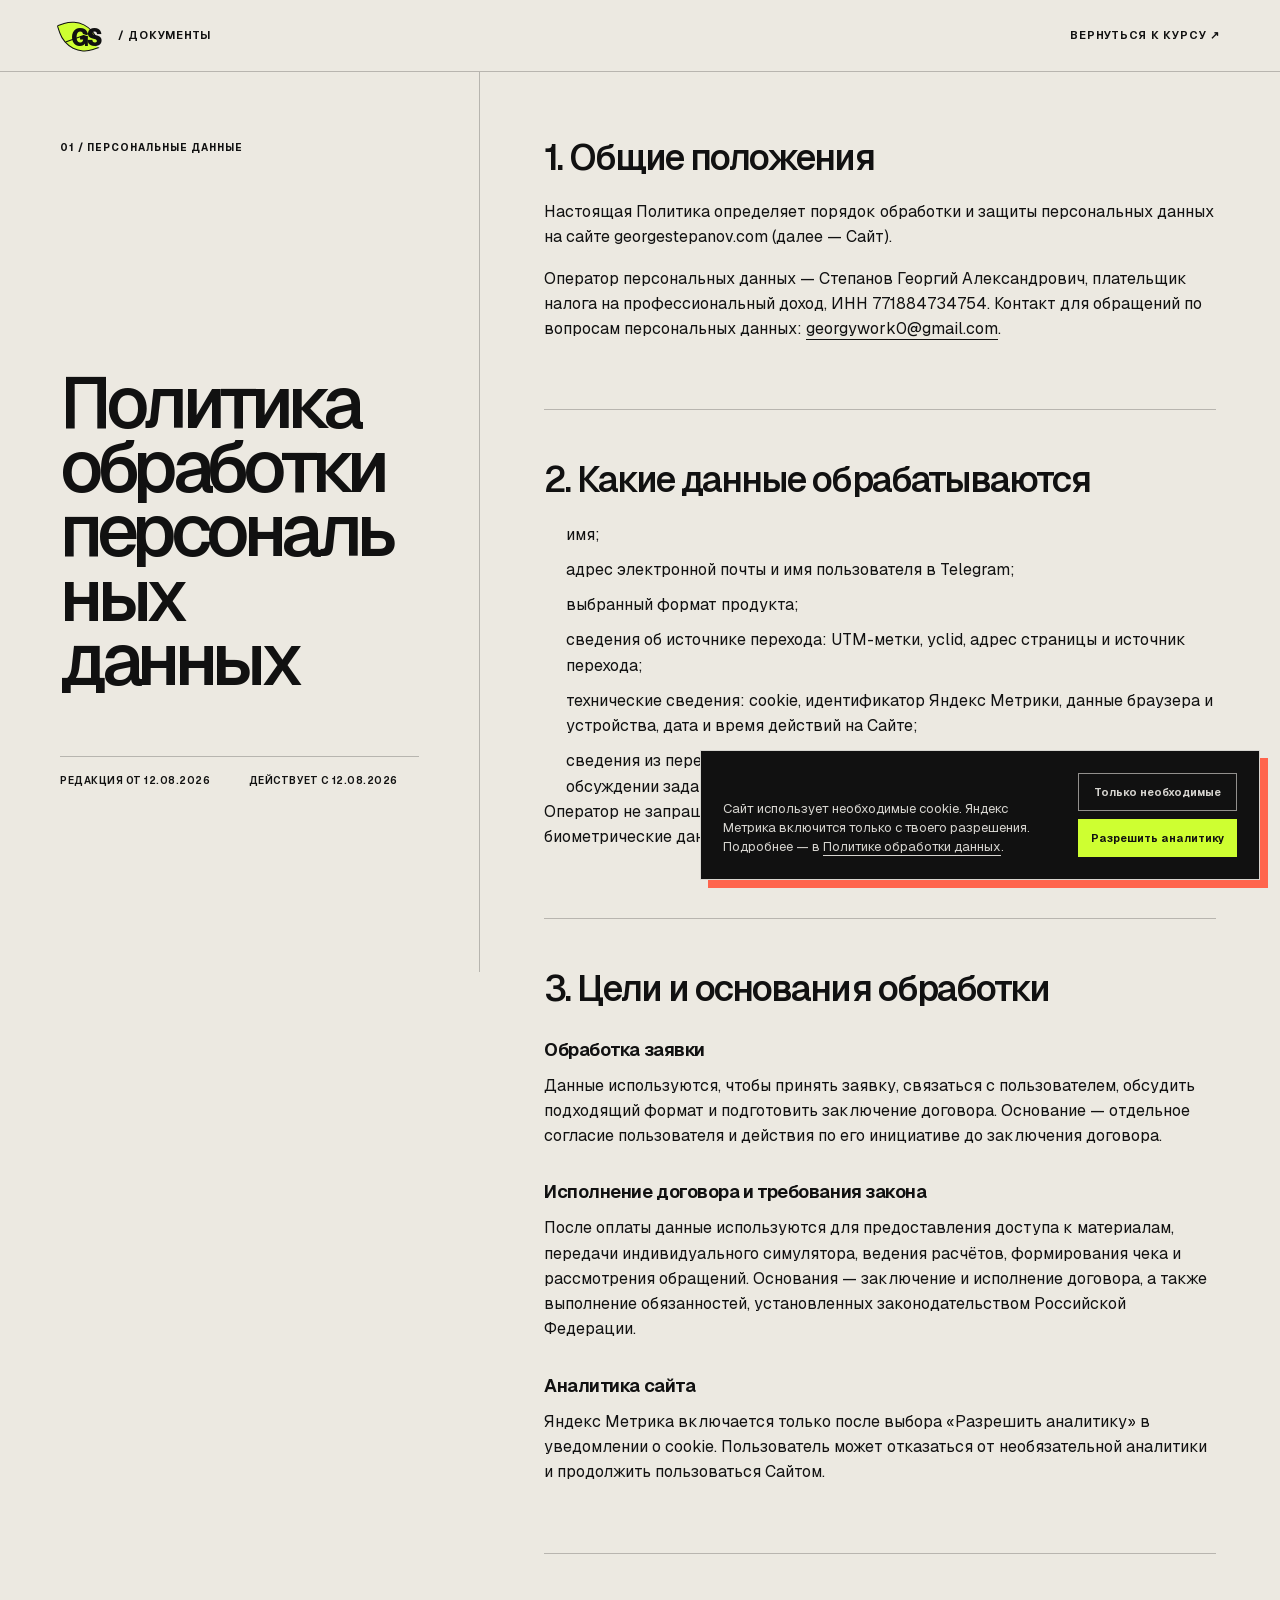
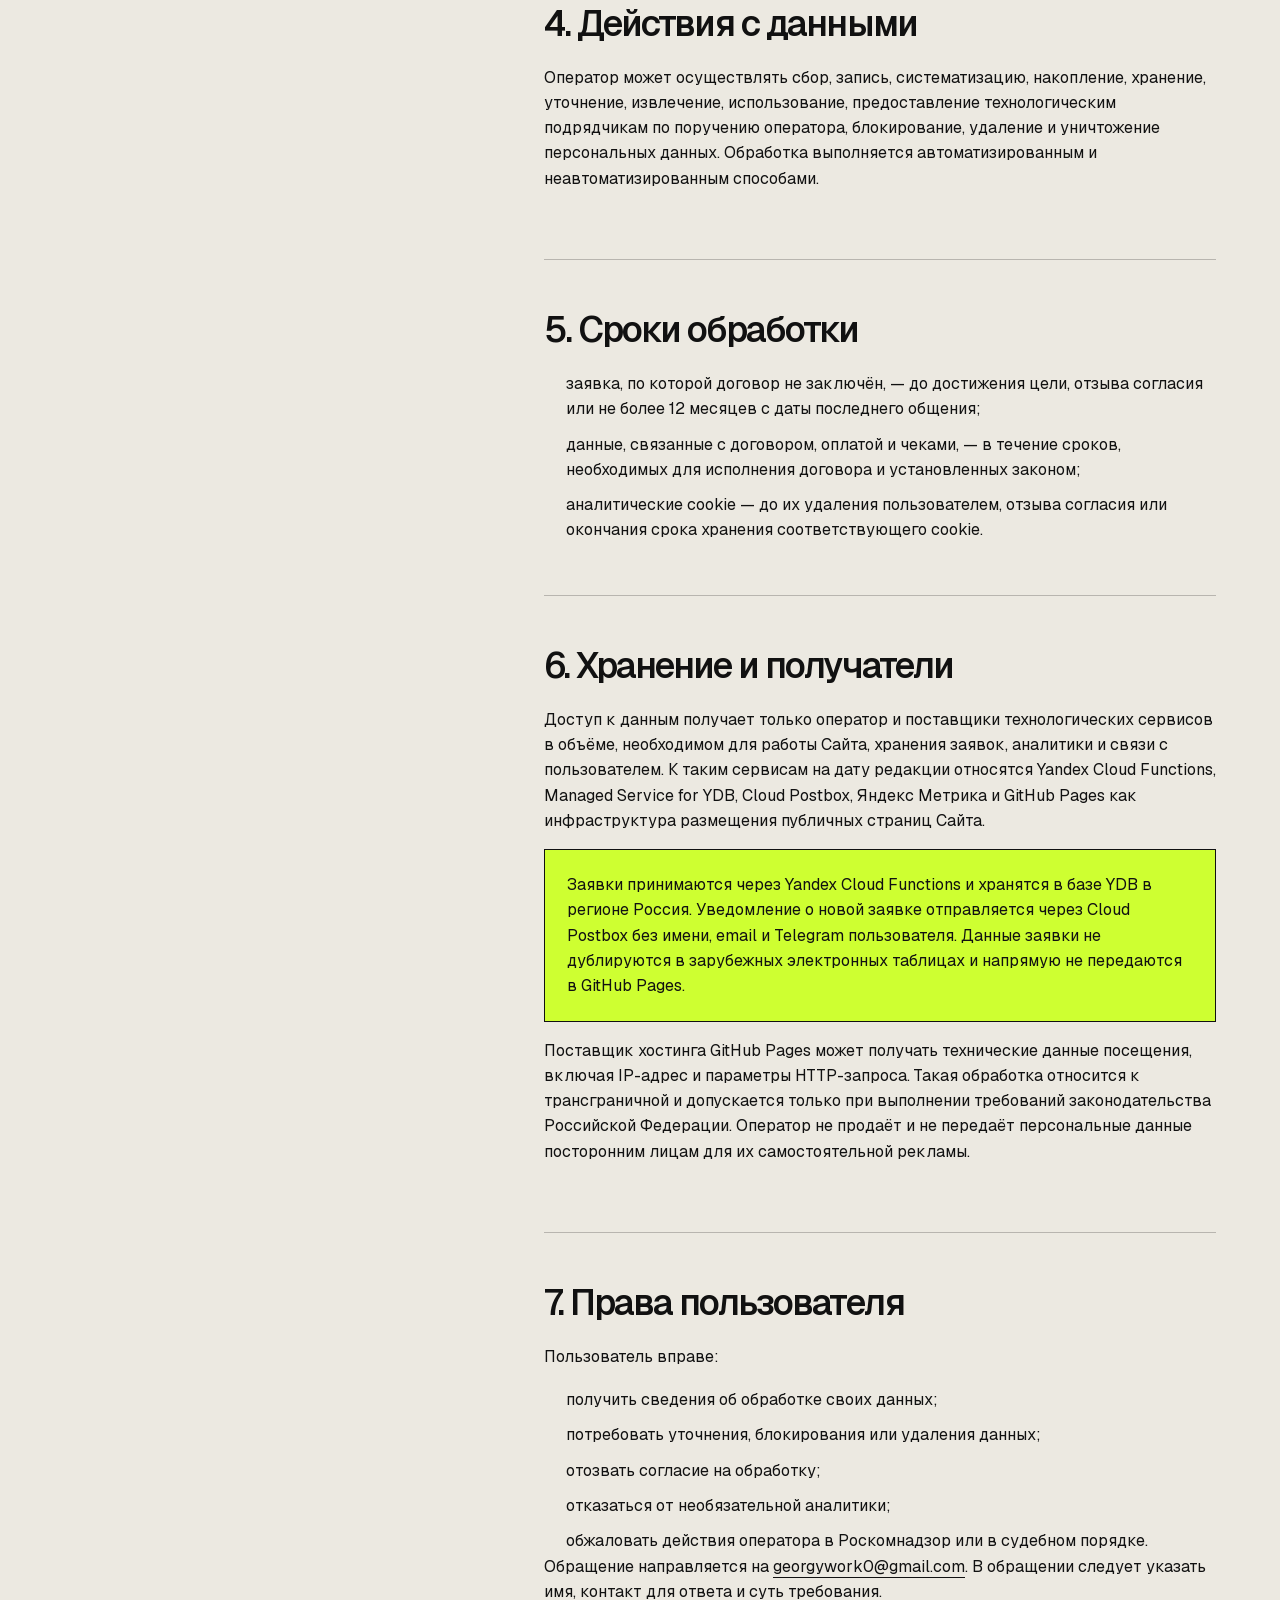
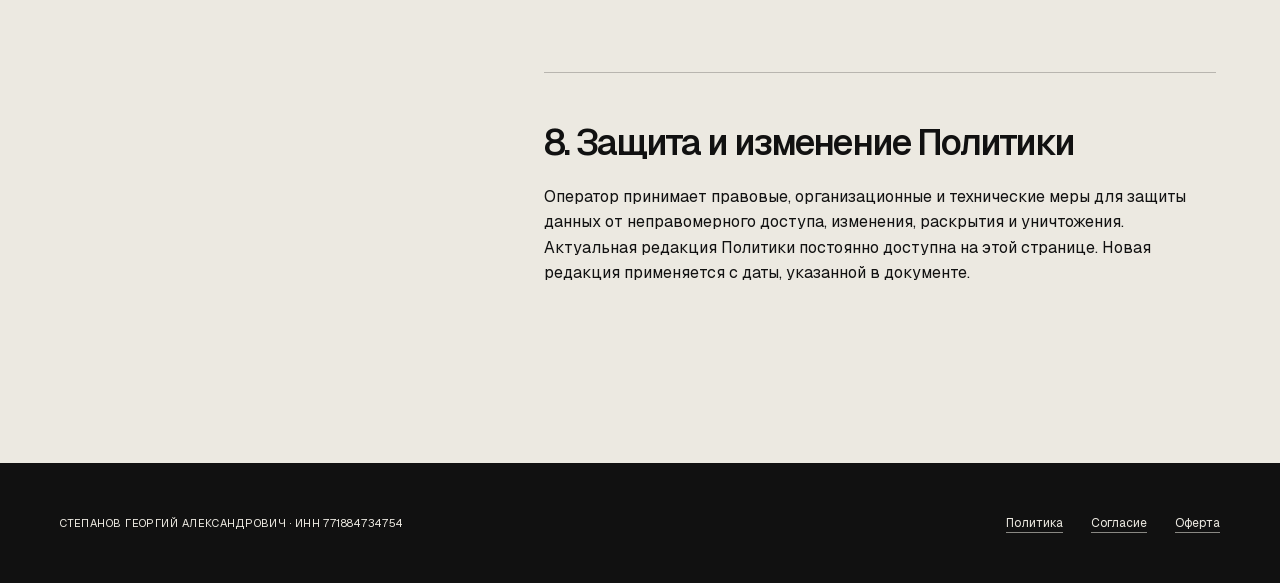
<file: legal/privacy/index.html>
<!doctype html>
<html lang="ru">
  <head>
    <meta charset="UTF-8" />
    <meta name="viewport" content="width=device-width, initial-scale=1.0" />
    <title>Политика обработки персональных данных — Георгий Степанов</title>
    <meta name="description" content="Политика обработки и защиты персональных данных посетителей сайта Георгия Степанова." />
    <meta name="robots" content="index,follow" />
    <link rel="canonical" href="https://georgestepanov.com/legal/privacy/" />
    <link rel="icon" type="image/png" sizes="512x512" href="/favicon.png?v=gs-leaf-1" />
    <script type="module" crossorigin src="/assets/legalPrivacy-C0YEQaWN.js"></script>
    <link rel="modulepreload" crossorigin href="/assets/globals-BYeIYCAx.js">
    <link rel="modulepreload" crossorigin href="/assets/LegalDocument-Bdbp-hCp.js">
    <link rel="stylesheet" crossorigin href="/assets/globals-D3070UzS.css">
    <link rel="stylesheet" crossorigin href="/assets/LegalDocument-C3jXgr2L.css">
  </head>
  <body>
    <div id="root"><main class="legal-page"><header class="legal-header"><a class="legal-brand" href="/course/" aria-label="Вернуться к курсу"><span class="gs-leaf-mark legal-brand-mark" aria-hidden="true"><span class="gs-leaf-mark__leaf"></span><span class="gs-leaf-mark__letters">GS</span></span><span>/ ДОКУМЕНТЫ</span></a><a href="/course/">Вернуться к курсу ↗</a></header><article class="legal-document"><div class="legal-title-block"><p>01 / ПЕРСОНАЛЬНЫЕ ДАННЫЕ</p><h1>Политика обработки персональных данных</h1><div class="legal-meta"><span>Редакция от <!-- -->12.08.2026</span><span>Действует с <!-- -->12.08.2026</span></div></div><div class="legal-content"><section><h2>1. Общие положения</h2><p>Настоящая Политика определяет порядок обработки и защиты персональных данных на сайте georgestepanov.com (далее — Сайт).</p><p>Оператор персональных данных — Степанов Георгий Александрович, плательщик налога на профессиональный доход, ИНН 771884734754. Контакт для обращений по вопросам персональных данных: <!-- --> <a href="mailto:georgywork0@gmail.com">georgywork0@gmail.com</a>.</p></section><section><h2>2. Какие данные обрабатываются</h2><ul><li>имя;</li><li>адрес электронной почты и имя пользователя в Telegram;</li><li>выбранный формат продукта;</li><li>сведения об источнике перехода: UTM-метки, yclid, адрес страницы и источник перехода;</li><li>технические сведения: cookie, идентификатор Яндекс Метрики, данные браузера и устройства, дата и время действий на Сайте;</li><li>сведения из переписки, которые пользователь добровольно сообщает при обсуждении задачи, заключении и исполнении договора.</li></ul><p>Оператор не запрашивает специальные категории персональных данных, биометрические данные, пароли или платёжные реквизиты банковской карты.</p></section><section><h2>3. Цели и основания обработки</h2><h3>Обработка заявки</h3><p>Данные используются, чтобы принять заявку, связаться с пользователем, обсудить подходящий формат и подготовить заключение договора. Основание — отдельное согласие пользователя и действия по его инициативе до заключения договора.</p><h3>Исполнение договора и требования закона</h3><p>После оплаты данные используются для предоставления доступа к материалам, передачи индивидуального симулятора, ведения расчётов, формирования чека и рассмотрения обращений. Основания — заключение и исполнение договора, а также выполнение обязанностей, установленных законодательством Российской Федерации.</p><h3>Аналитика сайта</h3><p>Яндекс Метрика включается только после выбора «Разрешить аналитику» в уведомлении о cookie. Пользователь может отказаться от необязательной аналитики и продолжить пользоваться Сайтом.</p></section><section><h2>4. Действия с данными</h2><p>Оператор может осуществлять сбор, запись, систематизацию, накопление, хранение, уточнение, извлечение, использование, предоставление технологическим подрядчикам по поручению оператора, блокирование, удаление и уничтожение персональных данных. Обработка выполняется автоматизированным и неавтоматизированным способами.</p></section><section><h2>5. Сроки обработки</h2><ul><li>заявка, по которой договор не заключён, — до достижения цели, отзыва согласия или не более 12 месяцев с даты последнего общения;</li><li>данные, связанные с договором, оплатой и чеками, — в течение сроков, необходимых для исполнения договора и установленных законом;</li><li>аналитические cookie — до их удаления пользователем, отзыва согласия или окончания срока хранения соответствующего cookie.</li></ul></section><section><h2>6. Хранение и получатели</h2><p>Доступ к данным получает только оператор и поставщики технологических сервисов в объёме, необходимом для работы Сайта, хранения заявок, аналитики и связи с пользователем. К таким сервисам на дату редакции относятся Yandex Cloud Functions, Managed Service for YDB, Cloud Postbox, Яндекс Метрика и GitHub Pages как инфраструктура размещения публичных страниц Сайта.</p><p class="legal-notice">Заявки принимаются через Yandex Cloud Functions и хранятся в базе YDB в регионе Россия. Уведомление о новой заявке отправляется через Cloud Postbox без имени, email и Telegram пользователя. Данные заявки не дублируются в зарубежных электронных таблицах и напрямую не передаются в GitHub Pages.</p><p>Поставщик хостинга GitHub Pages может получать технические данные посещения, включая IP-адрес и параметры HTTP-запроса. Такая обработка относится к трансграничной и допускается только при выполнении требований законодательства Российской Федерации. Оператор не продаёт и не передаёт персональные данные посторонним лицам для их самостоятельной рекламы.</p></section><section><h2>7. Права пользователя</h2><p>Пользователь вправе:</p><ul><li>получить сведения об обработке своих данных;</li><li>потребовать уточнения, блокирования или удаления данных;</li><li>отозвать согласие на обработку;</li><li>отказаться от необязательной аналитики;</li><li>обжаловать действия оператора в Роскомнадзор или в судебном порядке.</li></ul><p>Обращение направляется на <!-- --> <a href="mailto:georgywork0@gmail.com">georgywork0@gmail.com</a>. В обращении следует указать имя, контакт для ответа и суть требования.</p></section><section><h2>8. Защита и изменение Политики</h2><p>Оператор принимает правовые, организационные и технические меры для защиты данных от неправомерного доступа, изменения, раскрытия и уничтожения. Актуальная редакция Политики постоянно доступна на этой странице. Новая редакция применяется с даты, указанной в документе.</p></section></div></article><footer class="legal-footer"><p>Степанов Георгий Александрович · ИНН 771884734754</p><nav aria-label="Юридические документы"><a href="/legal/privacy/">Политика</a><a href="/legal/consent/">Согласие</a><a href="/legal/offer/">Оферта</a></nav></footer></main></div>
  </body>
</html>
</file>
<file: assets/globals-D3070UzS.css>
@font-face{font-family:Geist;font-style:normal;font-weight:100 900;font-display:swap;src:url(/fonts/geist-ff2310f5.woff2)format("woff2");unicode-range:U+460-52F,U+1C80-1C8A,U+20B4,U+2DE0-2DFF,U+A640-A69F,U+FE2E-FE2F}@font-face{font-family:Geist;font-style:normal;font-weight:100 900;font-display:swap;src:url(/fonts/geist-875ccdd4.woff2)format("woff2");unicode-range:U+301,U+400-45F,U+490-491,U+4B0-4B1,U+2116}@font-face{font-family:Geist;font-style:normal;font-weight:100 900;font-display:swap;src:url(/fonts/geist-52306abf.woff2)format("woff2");unicode-range:U+102-103,U+110-111,U+128-129,U+168-169,U+1A0-1A1,U+1AF-1B0,U+300-301,U+303-304,U+308-309,U+323,U+329,U+1EA0-1EF9,U+20AB}@font-face{font-family:Geist;font-style:normal;font-weight:100 900;font-display:swap;src:url(/fonts/geist-001175b1.woff2)format("woff2");unicode-range:U+100-2BA,U+2BD-2C5,U+2C7-2CC,U+2CE-2D7,U+2DD-2FF,U+304,U+308,U+329,U+1D00-1DBF,U+1E00-1E9F,U+1EF2-1EFF,U+2020,U+20A0-20AB,U+20AD-20C0,U+2113,U+2C60-2C7F,U+A720-A7FF}@font-face{font-family:Geist;font-style:normal;font-weight:100 900;font-display:swap;src:url(/fonts/geist-98bbbccb.woff2)format("woff2");unicode-range:U+??,U+131,U+152-153,U+2BB-2BC,U+2C6,U+2DA,U+2DC,U+304,U+308,U+329,U+2000-206F,U+20AC,U+2122,U+2191,U+2193,U+2212,U+2215,U+FEFF,U+FFFD}:root{--font-geist-sans:"Geist"}@layer properties{@supports (((-webkit-hyphens:none)) and (not (margin-trim:inline))) or ((-moz-orient:inline) and (not (color:rgb(from red r g b)))){*,:before,:after,::backdrop{--tw-rotate-x:initial;--tw-rotate-y:initial;--tw-rotate-z:initial;--tw-skew-x:initial;--tw-skew-y:initial;--tw-border-style:solid;--tw-shadow:0 0 #0000;--tw-shadow-color:initial;--tw-shadow-alpha:100%;--tw-inset-shadow:0 0 #0000;--tw-inset-shadow-color:initial;--tw-inset-shadow-alpha:100%;--tw-ring-color:initial;--tw-ring-shadow:0 0 #0000;--tw-inset-ring-color:initial;--tw-inset-ring-shadow:0 0 #0000;--tw-ring-inset:initial;--tw-ring-offset-width:0px;--tw-ring-offset-color:#fff;--tw-ring-offset-shadow:0 0 #0000;--tw-outline-style:solid;--tw-blur:initial;--tw-brightness:initial;--tw-contrast:initial;--tw-grayscale:initial;--tw-hue-rotate:initial;--tw-invert:initial;--tw-opacity:initial;--tw-saturate:initial;--tw-sepia:initial;--tw-drop-shadow:initial;--tw-drop-shadow-color:initial;--tw-drop-shadow-alpha:100%;--tw-drop-shadow-size:initial}}}@layer theme{:root,:host{--font-sans:ui-sans-serif, system-ui, sans-serif, "Apple Color Emoji", "Segoe UI Emoji", "Segoe UI Symbol", "Noto Color Emoji";--font-mono:ui-monospace, SFMono-Regular, Menlo, Monaco, Consolas, "Liberation Mono", "Courier New", monospace;--spacing:.25rem;--default-transition-duration:.15s;--default-transition-timing-function:cubic-bezier(.4, 0, .2, 1);--default-font-family:var(--font-sans);--default-mono-font-family:var(--font-mono)}}@layer base{*,:after,:before,::backdrop{box-sizing:border-box;border:0 solid;margin:0;padding:0}::file-selector-button{box-sizing:border-box;border:0 solid;margin:0;padding:0}html,:host{-webkit-text-size-adjust:100%;tab-size:4;line-height:1.5;font-family:var(--default-font-family,ui-sans-serif, system-ui, sans-serif, "Apple Color Emoji", "Segoe UI Emoji", "Segoe UI Symbol", "Noto Color Emoji");font-feature-settings:var(--default-font-feature-settings,normal);font-variation-settings:var(--default-font-variation-settings,normal);-webkit-tap-highlight-color:transparent}hr{height:0;color:inherit;border-top-width:1px}abbr:where([title]){-webkit-text-decoration:underline dotted;text-decoration:underline dotted}h1,h2,h3,h4,h5,h6{font-size:inherit;font-weight:inherit}a{color:inherit;-webkit-text-decoration:inherit;-webkit-text-decoration:inherit;-webkit-text-decoration:inherit;-webkit-text-decoration:inherit;text-decoration:inherit}b,strong{font-weight:bolder}code,kbd,samp,pre{font-family:var(--default-mono-font-family,ui-monospace, SFMono-Regular, Menlo, Monaco, Consolas, "Liberation Mono", "Courier New", monospace);font-feature-settings:var(--default-mono-font-feature-settings,normal);font-variation-settings:var(--default-mono-font-variation-settings,normal);font-size:1em}small{font-size:80%}sub,sup{vertical-align:baseline;font-size:75%;line-height:0;position:relative}sub{bottom:-.25em}sup{top:-.5em}table{text-indent:0;border-color:inherit;border-collapse:collapse}:-moz-focusring{outline:auto}progress{vertical-align:baseline}summary{display:list-item}ol,ul,menu{list-style:none}img,svg,video,canvas,audio,iframe,embed,object{vertical-align:middle;display:block}img,video{max-width:100%;height:auto}button,input,select,optgroup,textarea{font:inherit;font-feature-settings:inherit;font-variation-settings:inherit;letter-spacing:inherit;color:inherit;opacity:1;background-color:#0000;border-radius:0}::file-selector-button{font:inherit;font-feature-settings:inherit;font-variation-settings:inherit;letter-spacing:inherit;color:inherit;opacity:1;background-color:#0000;border-radius:0}:where(select:is([multiple],[size])) optgroup{font-weight:bolder}:where(select:is([multiple],[size])) optgroup option{padding-inline-start:20px}::file-selector-button{margin-inline-end:4px}::placeholder{opacity:1}@supports (not ((-webkit-appearance:-apple-pay-button))) or (contain-intrinsic-size:1px){::placeholder{color:currentColor}@supports (color:color-mix(in lab, red, red)){::placeholder{color:color-mix(in oklab, currentcolor 50%, transparent)}}}textarea{resize:vertical}::-webkit-search-decoration{-webkit-appearance:none}::-webkit-date-and-time-value{min-height:1lh;text-align:inherit}::-webkit-datetime-edit{display:inline-flex}::-webkit-datetime-edit-fields-wrapper{padding:0}::-webkit-datetime-edit{padding-block:0}::-webkit-datetime-edit-year-field{padding-block:0}::-webkit-datetime-edit-month-field{padding-block:0}::-webkit-datetime-edit-day-field{padding-block:0}::-webkit-datetime-edit-hour-field{padding-block:0}::-webkit-datetime-edit-minute-field{padding-block:0}::-webkit-datetime-edit-second-field{padding-block:0}::-webkit-datetime-edit-millisecond-field{padding-block:0}::-webkit-datetime-edit-meridiem-field{padding-block:0}::-webkit-calendar-picker-indicator{line-height:1}:-moz-ui-invalid{box-shadow:none}button,input:where([type=button],[type=reset],[type=submit]){appearance:button}::file-selector-button{appearance:button}::-webkit-inner-spin-button{height:auto}::-webkit-outer-spin-button{height:auto}[hidden]:where(:not([hidden=until-found])){display:none!important}}@layer components;@layer utilities{.visible{visibility:visible}.absolute{position:absolute}.fixed{position:fixed}.relative{position:relative}.static{position:static}.sticky{position:sticky}.start{inset-inline-start:var(--spacing)}.start-3{inset-inline-start:calc(var(--spacing) * 3)}.end{inset-inline-end:var(--spacing)}.contents{display:contents}.flex{display:flex}.grid{display:grid}.hidden{display:none}.inline{display:inline}.table{display:table}.border-collapse{border-collapse:collapse}.transform{transform:var(--tw-rotate-x,) var(--tw-rotate-y,) var(--tw-rotate-z,) var(--tw-skew-x,) var(--tw-skew-y,)}.resize{resize:both}.rounded{border-radius:.25rem}.border{border-style:var(--tw-border-style);border-width:1px}.uppercase{text-transform:uppercase}.italic{font-style:italic}.shadow{--tw-shadow:0 1px 3px 0 var(--tw-shadow-color,#0000001a), 0 1px 2px -1px var(--tw-shadow-color,#0000001a);box-shadow:var(--tw-inset-shadow), var(--tw-inset-ring-shadow), var(--tw-ring-offset-shadow), var(--tw-ring-shadow), var(--tw-shadow)}.ring{--tw-ring-shadow:var(--tw-ring-inset,) 0 0 0 calc(1px + var(--tw-ring-offset-width)) var(--tw-ring-color,currentcolor);box-shadow:var(--tw-inset-shadow), var(--tw-inset-ring-shadow), var(--tw-ring-offset-shadow), var(--tw-ring-shadow), var(--tw-shadow)}.outline{outline-style:var(--tw-outline-style);outline-width:1px}.blur{--tw-blur:blur(8px);filter:var(--tw-blur,) var(--tw-brightness,) var(--tw-contrast,) var(--tw-grayscale,) var(--tw-hue-rotate,) var(--tw-invert,) var(--tw-saturate,) var(--tw-sepia,) var(--tw-drop-shadow,)}.transition{transition-property:color,background-color,border-color,outline-color,text-decoration-color,fill,stroke,--tw-gradient-from,--tw-gradient-via,--tw-gradient-to,opacity,box-shadow,transform,translate,scale,rotate,filter,-webkit-backdrop-filter,backdrop-filter,display,content-visibility,overlay,pointer-events;transition-timing-function:var(--tw-ease,var(--default-transition-timing-function));transition-duration:var(--tw-duration,var(--default-transition-duration))}}:root{--ink:#111;--paper:#d7d5d0;--line:#11111138;--muted:#11111194;--acid:#ceff31;--coral:#ff654d;--soft:#ece9e1}*{box-sizing:border-box}html{scroll-behavior:smooth;background:var(--paper)}body{background:var(--paper);color:var(--ink);font-family:var(--font-geist-sans), "Helvetica Neue", Arial, sans-serif;-webkit-font-smoothing:antialiased;margin:0}a{color:inherit;text-decoration:none}button,a{-webkit-tap-highlight-color:transparent}::selection{color:var(--ink);background:var(--acid)}.cookie-consent{z-index:1000;width:min(560px,100vw - 40px);color:var(--paper);background:var(--ink);border:1px solid var(--paper);box-shadow:8px 8px 0 var(--coral);grid-template-columns:minmax(0,1fr) auto;align-items:end;gap:22px;padding:22px;display:grid;position:fixed;bottom:20px;right:20px}.cookie-consent p{margin:0;font-size:13px;line-height:1.45}.cookie-consent a{border-bottom:1px solid}.cookie-consent>div{gap:8px;display:grid}.cookie-consent button{min-height:38px;color:var(--paper);cursor:pointer;font:inherit;background:0 0;border:1px solid #d7d5d0a6;padding:8px 12px;font-size:11px;font-weight:650}.cookie-consent button:last-child{color:var(--ink);background:var(--acid);border-color:var(--acid)}.cookie-consent button:hover,.cookie-consent button:focus-visible{outline:2px solid var(--coral);outline-offset:2px}@media (width<=640px){.cookie-consent{grid-template-columns:1fr;width:calc(100vw - 28px);padding:18px;bottom:14px;right:14px}.cookie-consent>div{grid-template-columns:repeat(2,1fr)}}.site-header{z-index:10;border-bottom:1px solid var(--line);letter-spacing:-.02em;grid-template-columns:1fr auto 1fr;align-items:center;height:72px;padding:0 4.7vw;font-size:13px;display:grid;position:relative}.wordmark{align-items:center;width:max-content;display:inline-flex}.gs-leaf-mark{--mark-size:25px;--mark-ink:var(--ink);--mark-bg:var(--paper);--mark-outline:var(--mark-ink);width:calc(var(--mark-size) * 1.78);height:calc(var(--mark-size) * 1.38);isolation:isolate;flex:none;place-items:center;display:inline-grid;position:relative}.gs-leaf-mark__leaf{z-index:0;background:var(--acid);border:max(1px, calc(var(--mark-size) * .014)) solid var(--mark-outline);transform-origin:50% 55%;border-radius:4% 78%;width:76%;height:100%;transition:transform .42s cubic-bezier(.2,.85,.2,1);position:absolute;top:1%;left:4%;transform:rotate(-19deg)translate(0)}.gs-leaf-mark__leaf:before{width:88%;height:max(1px, calc(var(--mark-size) * .014));content:"";background:var(--mark-ink);transform-origin:0;position:absolute;top:53%;left:7%;transform:rotate(-1deg)}.gs-leaf-mark__leaf:after{content:"";background:var(--mark-bg);border-top:max(1px, calc(var(--mark-size) * .014)) solid var(--mark-ink);width:18%;height:18%;position:absolute;bottom:-2%;right:-3%;transform:rotate(-47deg)translate(26%,43%)}.gs-leaf-mark__letters{z-index:1;color:var(--mark-ink);font-family:var(--font-geist-sans), "Helvetica Neue", Arial, sans-serif;font-size:var(--mark-size);letter-spacing:-.13em;transform-origin:50%;margin-top:5%;margin-left:15%;font-weight:900;line-height:.8;display:block;position:relative;transform:scaleX(.92)}.gs-leaf-mark:hover .gs-leaf-mark__leaf,a:hover .gs-leaf-mark__leaf,a:focus-visible .gs-leaf-mark__leaf{transform:rotate(-16deg)translate(2px,-2px)}.gs-leaf-mark--inverse{--mark-ink:var(--ink);--mark-bg:var(--ink);--mark-outline:var(--paper)}.gs-leaf-mark--inverse .gs-leaf-mark__letters{font-size:calc(var(--mark-size) * .84);letter-spacing:-.16em;margin-left:0;transform:translate(-2%)scaleX(.92)}.site-header nav{gap:28px;display:flex}.site-header nav a,.header-contact{position:relative}.site-header nav a:after,.header-contact:after{content:"";transform-origin:100%;background:currentColor;height:1px;transition:transform .24s;position:absolute;bottom:-4px;left:0;right:0;transform:scaleX(0)}.site-header nav a:hover:after,.site-header nav a:focus-visible:after,.header-contact:hover:after,.header-contact:focus-visible:after{transform-origin:0;transform:scaleX(1)}.header-contact{justify-self:end}.hero{min-height:calc(100svh - 72px);padding:28px 4.7vw 44px;position:relative;overflow:hidden}.hero:before{content:"";border:1px solid #11111126;border-radius:50%;width:34vw;min-width:300px;height:34vw;min-height:300px;position:absolute;top:19%;right:-10vw}.hero-topline,.hero-bottom{z-index:3;text-transform:uppercase;letter-spacing:.04em;justify-content:space-between;font-size:12px;display:flex;position:relative}.hero h1{z-index:2;letter-spacing:-.095em;flex-direction:column;justify-content:center;min-height:65vh;margin:0;padding-top:3vh;font-size:clamp(72px,11.2vw,174px);font-weight:500;line-height:.78;animation:.95s cubic-bezier(.16,1,.3,1) both hero-rise;display:flex;position:relative}.hero h1 span{align-self:flex-end;padding-right:1.5vw}.portrait-wrap{z-index:4;aspect-ratio:1;width:clamp(160px,16vw,238px);animation:1.1s cubic-bezier(.16,1,.3,1) .18s both portrait-in;position:absolute;top:16%;left:39%}.portrait{object-fit:cover;object-position:center center;filter:saturate(.82)contrast(1.03);border-radius:50%;width:100%;height:100%;animation:6s ease-in-out infinite float;display:block;box-shadow:0 0 0 1px #1113}.portrait-orbit{z-index:-1;pointer-events:none;border:1px solid #11111140;border-radius:100% 0;width:86%;height:86%;margin:auto;position:absolute;inset:0;transform:scaleX(1.36)rotate(45deg)}.hero-bottom{align-items:flex-end}.hero-bottom p{text-transform:none;letter-spacing:-.035em;margin:0;font-size:clamp(16px,1.4vw,21px);line-height:1.25}.round-link{border:1px solid var(--ink);border-radius:50%;place-items:center;width:58px;height:58px;font-size:22px;transition:color .26s,background .26s,transform .26s;display:grid}.round-link:hover,.round-link:focus-visible{color:var(--paper);background:var(--ink);transform:rotate(-25deg)}.ticker{z-index:2;color:var(--ink);background:var(--acid);border-top:1px solid var(--ink);border-bottom:1px solid var(--ink);padding:13px 0 12px;position:relative;overflow:hidden}.ticker-track{width:max-content;animation:32s linear infinite ticker;display:flex}.ticker span{text-transform:uppercase;white-space:nowrap;letter-spacing:.035em;align-items:center;gap:32px;padding-right:32px;font-size:14px;display:inline-flex}.ticker b{font-size:12px}.story{grid-template-columns:minmax(320px,43%) minmax(0,57%);padding:0 4.7vw;display:grid}.story-sticky{border-right:1px solid var(--line);flex-direction:column;height:100svh;padding:48px 5vw 48px 0;display:flex;position:sticky;top:0}.stage-kicker,.section-number{text-transform:uppercase;letter-spacing:.06em;font-size:11px}.stage-words{flex:1;align-items:center;display:grid;position:relative}.stage-words>span{letter-spacing:-.085em;opacity:0;max-width:94%;font-size:clamp(58px,7vw,108px);font-weight:510;line-height:.84;transition:opacity .52s,transform .62s cubic-bezier(.16,1,.3,1);display:block;position:absolute;transform:translateY(32px)rotate(2deg)}.stage-words>span.active{opacity:1;transform:translateY(0)rotate(0)}.stage-progress{background:#11111126;height:2px;overflow:hidden}.stage-progress span{background:var(--ink);height:100%;transition:width .55s cubic-bezier(.16,1,.3,1);display:block}.story-content{padding-left:5vw}.story-block{border-bottom:1px solid var(--line);opacity:.25;min-height:100svh;padding:64px 0 84px;transition:opacity .7s,transform .8s cubic-bezier(.16,1,.3,1);transform:translateY(42px)}.story-block.is-visible{opacity:1;transform:none}.story-block h2{letter-spacing:-.075em;max-width:800px;margin:16vh 0 40px;font-size:clamp(43px,5.3vw,79px);font-weight:500;line-height:.96}.lead{letter-spacing:-.045em;max-width:670px;margin:0 0 46px;font-size:clamp(21px,2.15vw,32px);line-height:1.16}.stats{border-top:1px solid var(--ink);grid-template-columns:repeat(3,1fr);margin-top:11vh;display:grid}.stats>div{border-right:1px solid var(--line);flex-direction:column;min-height:145px;padding:18px 14px 18px 0;display:flex}.stats>div+div{padding-left:18px}.stats strong{letter-spacing:-.085em;font-size:clamp(48px,6vw,88px);font-weight:500;line-height:.9}.stats span{max-width:120px;margin-top:auto;font-size:12px}.career-block{flex-direction:column;display:flex}.career-list{margin-top:auto}.career-row{border-top:1px solid var(--ink);grid-template-columns:1fr 1.4fr .8fr;align-items:baseline;gap:22px;min-height:144px;padding:22px 0;font-size:14px;display:grid}.career-company{letter-spacing:-.06em;font-size:clamp(31px,3.6vw,54px);font-weight:520}.career-row>span:nth-child(3){color:var(--muted);text-align:right}.career-products{grid-column:2/-1;grid-template-columns:1fr 1.8fr;align-items:start;gap:22px;padding-top:5px;display:grid}.career-products-label{color:var(--muted);text-transform:uppercase;letter-spacing:.06em;font-size:10px}.career-product-links{flex-wrap:wrap;justify-content:flex-end;gap:7px;display:flex}.career-product-links a{border:1px solid var(--ink);border-radius:99px;align-items:center;gap:12px;padding:8px 11px;font-size:11px;transition:background .22s,transform .22s;display:inline-flex}.career-product-links a:hover,.career-product-links a:focus-visible{background:var(--acid);transform:translateY(-2px)}.career-product-links a span{color:inherit;text-align:inherit;transition:transform .22s}.career-product-links a:hover span,.career-product-links a:focus-visible span{transform:translate(2px,-2px)}.career-more{color:var(--muted)}.products-block h2{margin-top:10vh}.product-grid{grid-template-columns:repeat(2,1fr);gap:12px;display:grid}.product-card{border:1px solid var(--ink);flex-direction:column;min-height:310px;padding:20px;transition:transform .32s cubic-bezier(.16,1,.3,1),box-shadow .32s;display:flex;position:relative;overflow:hidden}.product-card:hover,.product-card:focus-visible{z-index:2;box-shadow:8px 8px 0 var(--ink);outline:none;transform:translate(-4px,-4px)}.product-card:after{aspect-ratio:1;content:"";border:1px solid;border-radius:50%;width:70%;position:absolute;bottom:-32%;right:-28%}.card-1{color:var(--ink);background:var(--soft)}.card-2{color:var(--ink);background:var(--coral)}.card-index,.article-source{text-transform:uppercase;letter-spacing:.07em;font-size:10px}.article-source{border:1px solid;border-radius:99px;padding:5px 8px;position:absolute;top:16px;right:16px}.product-card h3{letter-spacing:-.065em;margin:auto 0 10px;padding-top:18px;font-size:clamp(28px,3.4vw,48px);font-weight:500;line-height:.98}.product-card p{z-index:1;max-width:390px;margin:0;font-size:13px;line-height:1.35;position:relative}.course-block{min-height:110svh;color:var(--ink);background:var(--acid);border-bottom:0;margin:0 -4.7vw 0 -5vw;padding:64px 4.7vw 84px 5vw;position:relative}.course-block:after{content:"";border:1px solid var(--ink);width:150px;height:150px;box-shadow:inset 0 0 0 28px var(--acid), inset 0 0 0 29px var(--ink);border-radius:50%;animation:12s linear infinite slow-spin;position:absolute;top:13%;right:7%}.course-block h2{z-index:1;max-width:720px;margin-top:14vh;font-size:clamp(56px,7.5vw,108px);position:relative}.course-badge{text-transform:uppercase;max-width:112px;font-size:10px;line-height:1.3;position:absolute;top:82px;right:4.7vw}.course-meta{flex-wrap:wrap;gap:8px;margin:48px 0;display:flex}.course-meta span{text-transform:uppercase;border:1px solid;border-radius:99px;padding:9px 13px;font-size:11px}.button{border:1px solid var(--ink);justify-content:space-between;align-items:center;width:min(100%,420px);min-height:60px;padding:0 20px;font-size:14px;transition:color .26s,background .26s;display:flex}.button:hover,.button:focus-visible,.button-dark{color:var(--paper);background:var(--ink)}.button-dark:hover,.button-dark:focus-visible{color:var(--ink);background:0 0}.course-cta{letter-spacing:-.025em;width:min(100%,480px);min-height:74px;padding:0 24px;font-size:clamp(17px,1.45vw,21px);font-weight:680}.course-hse-link{justify-content:space-between;gap:18px;width:min(100%,390px);margin-top:24px;font-size:13px;font-weight:420}.service-list{margin:16vh 0 46px}.service-row{border-top:1px solid var(--ink);grid-template-columns:46px 1fr 1fr;gap:18px;padding:28px 0;display:grid}.service-row:last-child{border-bottom:1px solid var(--ink)}.service-row>span,.service-row p{font-size:12px}.service-row h3,.service-row p{margin:0}.service-row h3{letter-spacing:-.055em;font-size:clamp(24px,3vw,42px);font-weight:500;line-height:1}.service-row p{max-width:260px;color:var(--muted);line-height:1.4}.text-link{border-bottom:1px solid var(--ink);gap:46px;padding-bottom:7px;font-size:18px;display:inline-flex}.text-link span,.button span{transition:transform .22s}.text-link:hover span,.button:hover span{transform:translate(3px,-3px)}.mentor-block{border-bottom:0}.mentor-options{border-top:1px solid var(--ink);margin:12vh 0 48px}.mentor-option{border-bottom:1px solid var(--ink);grid-template-columns:minmax(180px,.7fr) 1fr;gap:24px;padding:28px 0;display:grid}.mentor-option h3,.mentor-option p{margin:0}.mentor-option h3{letter-spacing:-.055em;font-size:clamp(24px,3vw,42px);font-weight:500;line-height:1}.mentor-option p{max-width:360px;color:var(--muted);font-size:14px;line-height:1.45}.mentor-block .button{margin-top:8vh}footer{color:var(--paper);background:var(--ink);padding:52px 4.7vw 28px;position:relative;overflow:hidden}.footer-kicker,.footer-bottom{text-transform:uppercase;letter-spacing:.05em;justify-content:space-between;align-items:center;font-size:11px;display:flex}.footer-identity{align-items:center;gap:14px;display:inline-flex}.footer-legal{flex-wrap:wrap;justify-content:center;gap:10px 24px;display:flex}.footer-legal a{border-bottom:1px solid #d7d5d08c}.footer-logo{--mark-size:24px}.footer-link{letter-spacing:-.09em;justify-content:space-between;align-items:center;margin:16vh 0 18vh;font-size:clamp(68px,13vw,190px);font-weight:500;line-height:.8;display:flex}.footer-link span{aspect-ratio:1;border:1px solid var(--paper);border-radius:50%;place-items:center;width:clamp(70px,9vw,135px);font-size:clamp(26px,4vw,56px);transition:color .26s,background .26s,transform .26s;display:grid}.footer-link:hover span,.footer-link:focus-visible span{color:var(--ink);background:var(--acid);border-color:var(--acid);transform:rotate(45deg)}@keyframes hero-rise{0%{opacity:0;transform:translateY(70px)}to{opacity:1;transform:none}}@keyframes portrait-in{0%{opacity:0;transform:scale(.72)rotate(-7deg)}to{opacity:1;transform:none}}@keyframes float{0%,to{transform:translateY(0)}50%{transform:translateY(-9px)}}@keyframes ticker{to{transform:translate(-50%)}}@keyframes slow-spin{to{transform:rotate(360deg)}}@media (width<=900px){.site-header{grid-template-columns:1fr auto}.site-header nav{display:none}.portrait-wrap{top:20%;left:auto;right:10%}.hero h1{min-height:68vh}.hero h1 span{align-self:flex-start}.story{grid-template-columns:1fr;padding:0}.story-sticky{z-index:5;border-right:0;border-bottom:1px solid var(--line);-webkit-backdrop-filter:blur(12px);backdrop-filter:blur(12px);background:#d7d5d0f0;grid-template-columns:1fr;align-items:center;height:58px;padding:0 4.7vw;display:grid;top:0}.stage-words{display:none}.stage-progress{width:100%}.story-content{padding:0 4.7vw}.story-block{min-height:auto;padding:54px 0 86px}.story-block h2{margin-top:10vh}.course-block{margin-left:-4.7vw;margin-right:-4.7vw;padding-left:4.7vw;padding-right:4.7vw}}@media (width<=620px){.site-header,.hero,footer{padding-left:20px;padding-right:20px}.hero{min-height:calc(100svh - 72px);padding-bottom:24px}.hero-topline span:last-child{display:none}.hero h1{justify-content:flex-end;min-height:65svh;padding-bottom:12vh;font-size:clamp(64px,23.5vw,105px);line-height:.82}.portrait-wrap{width:142px;top:12%;right:12%}.hero-bottom p br{display:none}.hero-bottom p{max-width:73%;font-size:15px}.round-link{width:48px;height:48px}.story-sticky{padding-left:20px;padding-right:20px}.story-content{padding:0 20px}.story-block h2{font-size:43px}.lead{font-size:22px}.stats{grid-template-columns:1fr}.stats>div{border-right:0;border-bottom:1px solid var(--line);min-height:105px}.stats>div+div{padding-left:0}.stats span{margin-top:12px}.career-row{grid-template-columns:1fr;gap:8px}.career-row>span:nth-child(3){text-align:left}.career-products{grid-column:auto;grid-template-columns:1fr;gap:10px;margin-top:14px}.career-product-links{justify-content:flex-start}.product-grid{grid-template-columns:1fr}.course-block{min-height:auto;margin-left:-20px;margin-right:-20px;padding-left:20px;padding-right:20px}.course-block:after{width:86px;height:86px;box-shadow:inset 0 0 0 15px var(--acid), inset 0 0 0 16px var(--ink);top:15%;right:20px}.course-badge{display:none}.course-block h2{margin-top:14vh;font-size:52px}.service-row{grid-template-columns:32px 1fr}.service-row p{grid-column:2}.mentor-option{grid-template-columns:1fr;gap:12px}.footer-kicker{gap:40px}.footer-bottom{grid-template-columns:1fr auto;gap:24px;display:grid}.footer-legal{grid-area:1/1/auto/-1;justify-content:flex-start}.footer-link{margin:14vh 0}.footer-link span{width:60px}}@media (prefers-reduced-motion:reduce){html{scroll-behavior:auto}*,:before,:after{transition-duration:.01ms!important;animation-duration:.01ms!important;animation-iteration-count:1!important}}@property --tw-rotate-x{syntax:"*";inherits:false}@property --tw-rotate-y{syntax:"*";inherits:false}@property --tw-rotate-z{syntax:"*";inherits:false}@property --tw-skew-x{syntax:"*";inherits:false}@property --tw-skew-y{syntax:"*";inherits:false}@property --tw-border-style{syntax:"*";inherits:false;initial-value:solid}@property --tw-shadow{syntax:"*";inherits:false;initial-value:0 0 #0000}@property --tw-shadow-color{syntax:"*";inherits:false}@property --tw-shadow-alpha{syntax:"<percentage>";inherits:false;initial-value:100%}@property --tw-inset-shadow{syntax:"*";inherits:false;initial-value:0 0 #0000}@property --tw-inset-shadow-color{syntax:"*";inherits:false}@property --tw-inset-shadow-alpha{syntax:"<percentage>";inherits:false;initial-value:100%}@property --tw-ring-color{syntax:"*";inherits:false}@property --tw-ring-shadow{syntax:"*";inherits:false;initial-value:0 0 #0000}@property --tw-inset-ring-color{syntax:"*";inherits:false}@property --tw-inset-ring-shadow{syntax:"*";inherits:false;initial-value:0 0 #0000}@property --tw-ring-inset{syntax:"*";inherits:false}@property --tw-ring-offset-width{syntax:"<length>";inherits:false;initial-value:0}@property --tw-ring-offset-color{syntax:"*";inherits:false;initial-value:#fff}@property --tw-ring-offset-shadow{syntax:"*";inherits:false;initial-value:0 0 #0000}@property --tw-outline-style{syntax:"*";inherits:false;initial-value:solid}@property --tw-blur{syntax:"*";inherits:false}@property --tw-brightness{syntax:"*";inherits:false}@property --tw-contrast{syntax:"*";inherits:false}@property --tw-grayscale{syntax:"*";inherits:false}@property --tw-hue-rotate{syntax:"*";inherits:false}@property --tw-invert{syntax:"*";inherits:false}@property --tw-opacity{syntax:"*";inherits:false}@property --tw-saturate{syntax:"*";inherits:false}@property --tw-sepia{syntax:"*";inherits:false}@property --tw-drop-shadow{syntax:"*";inherits:false}@property --tw-drop-shadow-color{syntax:"*";inherits:false}@property --tw-drop-shadow-alpha{syntax:"<percentage>";inherits:false;initial-value:100%}@property --tw-drop-shadow-size{syntax:"*";inherits:false}
</file>
<file: assets/LegalDocument-C3jXgr2L.css>
.legal-page{--legal-ink:#111;--legal-paper:#ece9e1;--legal-line:#1111113d;--legal-acid:#ceff31;min-height:100svh;color:var(--legal-ink);background:var(--legal-paper)}.legal-page *{box-sizing:border-box}.legal-header{border-bottom:1px solid var(--legal-line);letter-spacing:.07em;text-transform:uppercase;justify-content:space-between;align-items:center;gap:24px;min-height:72px;padding:0 4.7vw;font-size:11px;font-weight:650;display:flex}.legal-brand{align-items:center;gap:13px;display:inline-flex}.legal-brand-mark{--mark-size:25px;--mark-ink:var(--legal-ink);--mark-bg:var(--legal-paper)}.legal-document{grid-template-columns:minmax(280px,.75fr) minmax(0,1.25fr);min-height:calc(100svh - 72px);display:grid}.legal-title-block{border-right:1px solid var(--legal-line);align-self:start;min-height:100svh;padding:68px 4.7vw 54px;position:sticky;top:0}.legal-title-block>p{letter-spacing:.1em;text-transform:uppercase;margin:0;font-size:10px;font-weight:700}.legal-title-block h1{letter-spacing:-.075em;overflow-wrap:anywhere;max-width:680px;margin:24vh 0 64px;font-size:clamp(48px,5.7vw,92px);font-weight:540;line-height:.88}.legal-meta{border-top:1px solid var(--legal-line);letter-spacing:.05em;text-transform:uppercase;grid-template-columns:repeat(2,1fr);gap:18px;max-width:520px;padding-top:16px;font-size:10px;font-weight:620;display:grid}.legal-content{width:min(100%,920px);padding:68px 5vw 110px}.legal-content section{border-bottom:1px solid var(--legal-line);margin:0 0 52px;padding:0 0 52px}.legal-content section:last-child{border-bottom:0;margin-bottom:0}.legal-content h2{letter-spacing:-.055em;margin:0 0 24px;font-size:clamp(28px,2.8vw,44px);font-weight:560;line-height:.98}.legal-content h3{letter-spacing:-.025em;margin:30px 0 10px;font-size:18px;font-weight:650}.legal-content p,.legal-content li{font-size:16px;line-height:1.58}.legal-content p{margin:0 0 16px}.legal-content ul,.legal-content ol{margin:18px 0 0;padding-left:22px}.legal-content li+li{margin-top:10px}.legal-content a{border-bottom:1px solid}.legal-notice{background:var(--legal-acid);border:1px solid var(--legal-ink);padding:22px}.legal-requisites{grid-template-columns:.7fr 1.3fr;gap:12px 24px;margin:0;display:grid}.legal-requisites dt,.legal-requisites dd{border-bottom:1px solid var(--legal-line);margin:0;padding:11px 0;font-size:14px;line-height:1.4}.legal-requisites dt{font-weight:650}.legal-footer{min-height:120px;color:var(--legal-paper);background:var(--legal-ink);grid-template-columns:1fr auto;align-items:center;gap:32px;padding:28px 4.7vw;display:grid}.legal-footer p{letter-spacing:.04em;text-transform:uppercase;margin:0;font-size:11px}.legal-footer nav{flex-wrap:wrap;gap:12px 28px;font-size:12px;display:flex}.legal-footer a{border-bottom:1px solid #ece9e18c}@media (width<=900px){.legal-document{display:block}.legal-title-block{border-right:0;border-bottom:1px solid var(--legal-line);min-height:72svh;position:relative}.legal-title-block h1{margin-top:18vh}.legal-content{width:100%}}@media (width<=640px){.legal-header,.legal-title-block,.legal-content,.legal-footer{padding-left:20px;padding-right:20px}.legal-header{min-height:64px}.legal-header>a:last-child{text-align:right;max-width:120px}.legal-brand span{display:none}.legal-title-block{min-height:62svh;padding-top:44px}.legal-title-block h1{margin:18vh 0 46px;font-size:50px}.legal-meta,.legal-requisites,.legal-footer{grid-template-columns:1fr}.legal-content{padding-top:56px;padding-bottom:80px}.legal-content section{margin-bottom:38px;padding-bottom:38px}}
</file>
